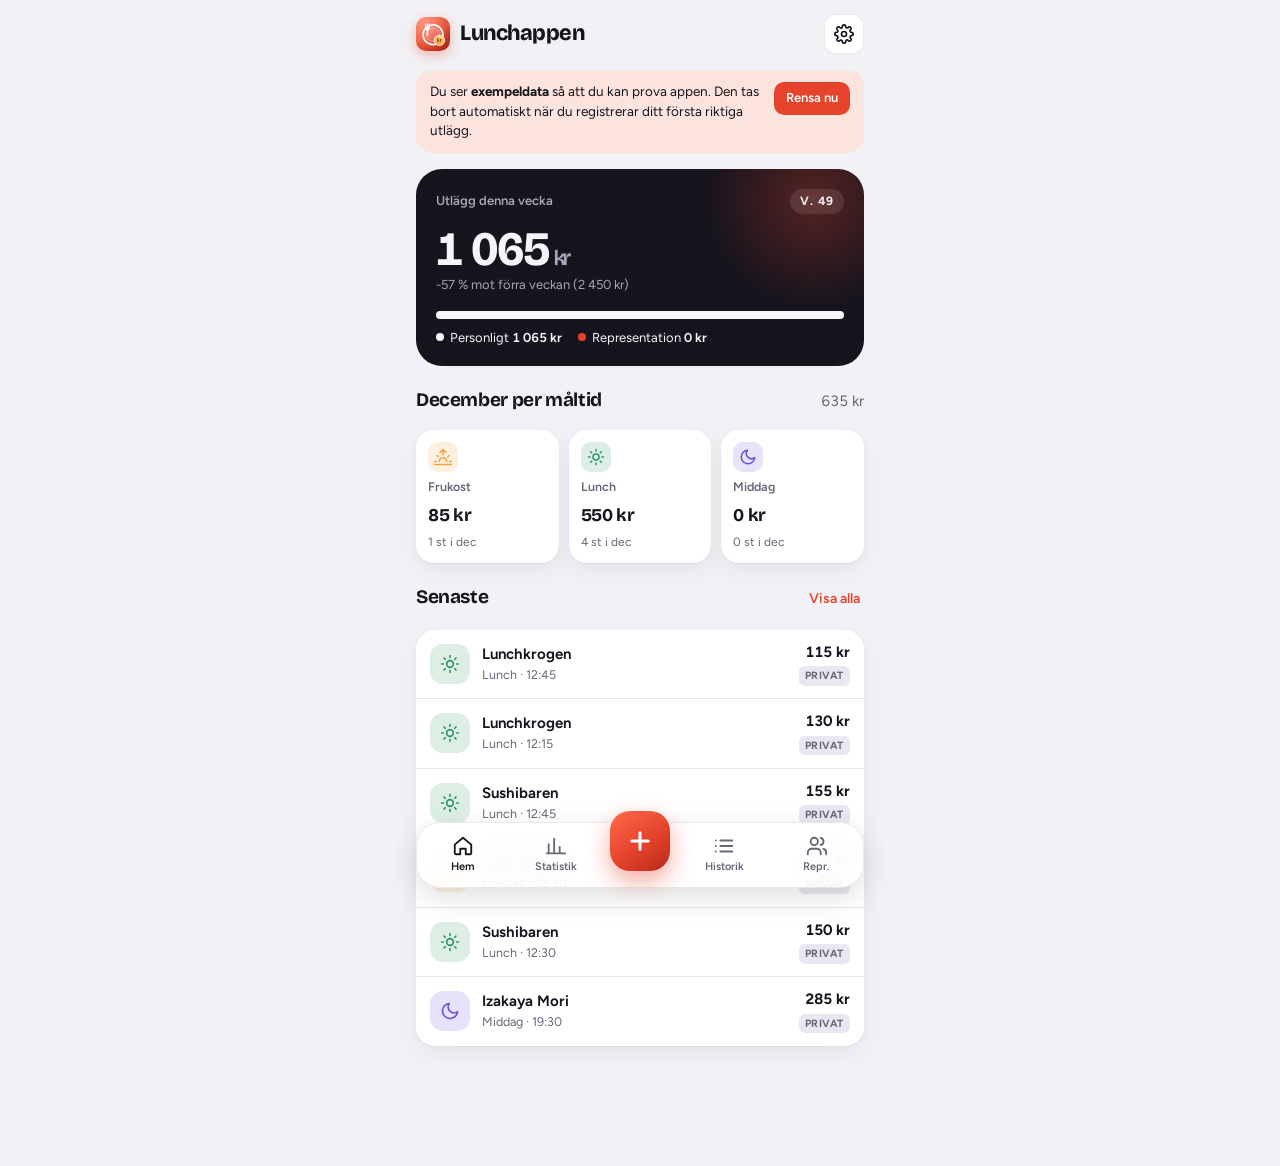
<file: index.html>
<!doctype html>
<html lang="sv">
<head>
<meta charset="utf-8">
<meta name="viewport" content="width=device-width,initial-scale=1,viewport-fit=cover">
<meta name="theme-color" content="#F2F1F5" media="(prefers-color-scheme: light)">
<meta name="theme-color" content="#0E0D13" media="(prefers-color-scheme: dark)">
<meta name="apple-mobile-web-app-capable" content="yes">
<meta name="mobile-web-app-capable" content="yes">
<meta name="apple-mobile-web-app-status-bar-style" content="default">
<meta name="apple-mobile-web-app-title" content="Lunchappen">
<meta name="description" content="Registrera frukost, lunch och middag på restaurang och följ dina utlägg.">
<link rel="manifest" href="manifest.webmanifest">
<link rel="icon" href="icon.svg" type="image/svg+xml">
<link rel="apple-touch-icon" href="apple-touch-icon.png">
<title>Lunchappen</title>
<link rel="preconnect" href="https://fonts.googleapis.com">
<link rel="preconnect" href="https://fonts.gstatic.com" crossorigin>
<link rel="stylesheet" href="https://fonts.googleapis.com/css2?family=Bricolage+Grotesque:opsz,wght@12..96,500..800&family=Figtree:wght@400;500;600;700&display=swap">
<style>
/* Layout: one-column phone app (max 480px), sticky header, fixed bottom bar with a raised add button, bottom sheets for forms. */
:root{
  --bg:#F2F1F5; --surface:#FFFFFF; --surface-2:#E9E7EF; --fg:#16141D; --muted:#696577; --line:rgba(22,20,29,.09);
  --accent:#E5432B; --accent-ink:#FFFFFF; --accent-soft:#FCE4DE;
  --hero-bg:#16141D; --hero-fg:#F6F4FA; --hero-muted:#A9A4B8;
  --personal:#3B3850; --repr:#E5432B;
  --m-frukost:#F2A23A; --m-lunch:#2E9461; --m-middag:#6A4FD6;
  --ok:#2E9461;
  --shadow:0 1px 2px rgba(22,20,29,.05),0 8px 24px rgba(22,20,29,.06);
  --f-display:"Bricolage Grotesque","Avenir Next","Segoe UI",system-ui,sans-serif;
  --f-body:"Figtree","Helvetica Neue","Segoe UI",system-ui,sans-serif;
  --r:20px;
}
@media (prefers-color-scheme: dark){ :root:not([data-theme="light"]){
  --bg:#0E0D13; --surface:#18171F; --surface-2:#23212C; --fg:#F3F1F8; --muted:#9C97AB; --line:rgba(255,255,255,.08);
  --accent:#FF5B40; --accent-ink:#FFFFFF; --accent-soft:#3A1A15;
  --hero-bg:#1E1C27; --hero-fg:#F6F4FA; --hero-muted:#A9A4B8;
  --personal:#C9C5D8; --repr:#FF5B40;
  --m-frukost:#FFB24D; --m-lunch:#3FBF7F; --m-middag:#8C74F2;
  --ok:#3FBF7F; --shadow:0 1px 2px rgba(0,0,0,.4); color-scheme:dark;
}}
:root[data-theme="dark"]{
  --bg:#0E0D13; --surface:#18171F; --surface-2:#23212C; --fg:#F3F1F8; --muted:#9C97AB; --line:rgba(255,255,255,.08);
  --accent:#FF5B40; --accent-ink:#FFFFFF; --accent-soft:#3A1A15;
  --hero-bg:#1E1C27; --hero-fg:#F6F4FA; --hero-muted:#A9A4B8;
  --personal:#C9C5D8; --repr:#FF5B40;
  --m-frukost:#FFB24D; --m-lunch:#3FBF7F; --m-middag:#8C74F2;
  --ok:#3FBF7F; --shadow:0 1px 2px rgba(0,0,0,.4); color-scheme:dark;
}
*{box-sizing:border-box}
html,body{min-height:100%}
body{background:var(--bg);color:var(--fg);font-family:var(--f-body);font-size:15px;line-height:1.45;-webkit-font-smoothing:antialiased;-webkit-tap-highlight-color:transparent}
button,input,select,textarea{font:inherit;color:inherit}
button{cursor:pointer}
:focus-visible{outline:2.5px solid var(--accent);outline-offset:2px;border-radius:8px}
.num{font-variant-numeric:tabular-nums}
.app{max-width:480px;margin:0 auto;padding-inline:16px;padding-block:0 120px}

/* header */
.top{position:sticky;top:env(safe-area-inset-top,0px);z-index:5;background:color-mix(in srgb,var(--bg) 86%,transparent);backdrop-filter:blur(14px);-webkit-backdrop-filter:blur(14px);margin-inline:-16px;padding:14px 16px 10px;display:flex;align-items:center;justify-content:space-between;gap:12px}
.brand{display:flex;align-items:center;gap:10px}
.brand img{width:34px;height:34px;border-radius:10px;box-shadow:0 4px 12px rgba(229,67,43,.35)}
.brand h1{font-family:var(--f-display);font-size:22px;font-weight:750;letter-spacing:-.02em;margin:0;font-variation-settings:"opsz" 40}
.iconbtn{width:40px;height:40px;border-radius:12px;border:1px solid var(--line);background:var(--surface);display:grid;place-items:center}
.iconbtn svg{width:20px;height:20px}

.view{display:flex;flex-direction:column;gap:16px;padding-top:6px}
.view-title{font-family:var(--f-display);font-size:30px;font-weight:750;letter-spacing:-.03em;margin:4px 0 0;text-wrap:balance}
.eyebrow{font-size:11.5px;font-weight:700;letter-spacing:.08em;text-transform:uppercase;color:var(--muted)}

/* sample banner */
.banner{display:flex;gap:12px;align-items:flex-start;background:var(--accent-soft);border-radius:16px;padding:12px 14px;font-size:13.5px}
.banner p{margin:0;flex:1}
.banner button{border:0;background:var(--accent);color:var(--accent-ink);font-weight:600;border-radius:10px;padding:7px 12px;font-size:13px;white-space:nowrap}

/* hero */
.hero{background:var(--hero-bg);color:var(--hero-fg);border-radius:26px;padding:20px 20px 18px;position:relative;overflow:hidden}
.hero::after{content:"";position:absolute;right:-60px;top:-80px;width:220px;height:220px;border-radius:50%;background:radial-gradient(circle,color-mix(in srgb,var(--accent) 55%,transparent),transparent 70%);opacity:.55;pointer-events:none}
.hero .row{display:flex;justify-content:space-between;align-items:center;position:relative;z-index:1}
.hero .lbl{color:var(--hero-muted);font-size:13px;font-weight:600}
.hero .wk{font-size:12px;font-weight:700;letter-spacing:.06em;background:rgba(255,255,255,.1);border-radius:99px;padding:4px 10px}
.hero .big{font-family:var(--f-display);font-weight:700;font-size:48px;letter-spacing:-.035em;line-height:1.05;margin:10px 0 2px;position:relative;z-index:1;font-variation-settings:"opsz" 96}
.hero .big small{font-size:22px;font-weight:600;margin-left:4px;color:var(--hero-muted)}
.hero .cmp{font-size:13px;color:var(--hero-muted);position:relative;z-index:1}
.split{display:flex;height:8px;border-radius:99px;overflow:hidden;background:rgba(255,255,255,.1);margin:16px 0 10px;position:relative;z-index:1}
.split span{display:block;height:100%}
.legend{display:flex;gap:16px;flex-wrap:wrap;font-size:13px;position:relative;z-index:1}
.legend b{font-weight:650}
.dot{display:inline-block;width:8px;height:8px;border-radius:50%;margin-right:6px;vertical-align:1px}

/* meal tiles */
.meals{display:grid;grid-template-columns:repeat(3,1fr);gap:10px}
.meal{background:var(--surface);border-radius:18px;padding:12px;box-shadow:var(--shadow);display:flex;flex-direction:column;gap:6px;min-width:0}
.meal .ic{width:30px;height:30px;border-radius:10px;display:grid;place-items:center}
.meal .ic svg{width:18px;height:18px}
.meal .n{font-size:12.5px;color:var(--muted);font-weight:600}
.meal .v{font-family:var(--f-display);font-size:18px;font-weight:700;letter-spacing:-.02em;white-space:nowrap;overflow:hidden;text-overflow:ellipsis}
.meal .c{font-size:12px;color:var(--muted)}

/* sections & list */
.sec-h{display:flex;justify-content:space-between;align-items:baseline;margin-top:4px}
.sec-h h2{font-family:var(--f-display);font-size:19px;font-weight:700;letter-spacing:-.02em;margin:0}
.link{border:0;background:none;color:var(--accent);font-weight:600;font-size:14px;padding:4px}
.list{background:var(--surface);border-radius:var(--r);box-shadow:var(--shadow);overflow:hidden}
.item{display:flex;align-items:center;gap:12px;padding:12px 14px;border:0;background:none;width:100%;text-align:left;border-top:1px solid var(--line)}
.sw{position:relative;overflow:hidden;border-top:1px solid var(--line)}
.sw:first-child{border-top:0}
.sw .item{border-top:0;background:var(--surface);position:relative;z-index:1;transition:transform .22s cubic-bezier(.2,.8,.2,1);touch-action:pan-y}
.sw.drag .item{transition:none}
.sw-del{position:absolute;top:0;right:0;bottom:0;width:96px;border:0;background:var(--accent);color:var(--accent-ink);font-weight:700;font-size:14px;display:flex;flex-direction:column;align-items:center;justify-content:center;gap:3px}
.sw-del svg{width:20px;height:20px}
.sw-del{visibility:hidden}
.sw.reveal .sw-del{visibility:visible}
.item:active{background:var(--surface-2)}
.hint{font-size:12.5px;color:var(--muted);margin:-6px 0 0}
.toast .undo{border:0;background:none;color:inherit;font-weight:800;text-decoration:underline;margin-left:10px;padding:2px 4px;pointer-events:auto}
.toast.has-undo{pointer-events:auto}
.item .ic{flex:none;width:40px;height:40px;border-radius:13px;display:grid;place-items:center}
.item .ic svg{width:20px;height:20px}
.item .mid{flex:1;min-width:0}
.item .t{display:block;font-weight:650;white-space:nowrap;overflow:hidden;text-overflow:ellipsis}
.item .s{display:block;font-size:12.5px;color:var(--muted);white-space:nowrap;overflow:hidden;text-overflow:ellipsis}
.item .amt{font-weight:700;white-space:nowrap;text-align:right}
.tag{display:inline-block;font-size:10.5px;font-weight:700;letter-spacing:.05em;text-transform:uppercase;border-radius:6px;padding:2px 6px;margin-top:3px}
.tag.repr{background:var(--accent-soft);color:var(--accent)}
.tag.pers{background:var(--surface-2);color:var(--muted)}
.empty{padding:28px 18px;text-align:center;color:var(--muted)}
.empty strong{display:block;color:var(--fg);font-size:16px;margin-bottom:4px}
.dayhead{display:flex;justify-content:space-between;padding:14px 4px 6px;font-size:13px;font-weight:650;color:var(--muted)}

/* stats */
.seg{display:grid;grid-template-columns:repeat(3,1fr);background:var(--surface-2);border-radius:14px;padding:4px;gap:4px}
.seg button{border:0;background:none;border-radius:10px;padding:9px 6px;font-weight:600;color:var(--muted)}
.seg button[aria-pressed="true"]{background:var(--surface);color:var(--fg);box-shadow:var(--shadow)}
.pnav{display:flex;align-items:center;justify-content:space-between;gap:8px}
.pnav .lab{text-align:center;flex:1;min-width:0}
.pnav .lab b{display:block;font-family:var(--f-display);font-size:18px;font-weight:700;letter-spacing:-.02em}
.pnav .lab span{font-size:13px;color:var(--muted)}
.card{background:var(--surface);border-radius:var(--r);box-shadow:var(--shadow);padding:16px}
.kpis{display:grid;grid-template-columns:1fr 1fr;gap:14px 12px}
.kpi .k{font-size:12.5px;color:var(--muted);font-weight:600}
.kpi .v{font-family:var(--f-display);font-size:22px;font-weight:700;letter-spacing:-.02em}
.kpi.main{grid-column:1/-1}
.kpi.main .v{font-size:38px;letter-spacing:-.035em}
.delta{font-size:12.5px;font-weight:650;border-radius:99px;padding:2px 8px;margin-left:6px;vertical-align:6px;background:var(--surface-2);color:var(--muted)}
.chart svg{display:block;width:100%;height:auto;overflow:visible}
.chart .gl{stroke:var(--line);stroke-width:1}
.chart text{fill:var(--muted);font-size:10px;font-family:var(--f-body)}
.chart .hl{fill:var(--fg);font-weight:700}
.rows{display:flex;flex-direction:column;gap:12px}
.brow .top2{display:flex;justify-content:space-between;font-size:14px;gap:8px}
.brow .top2 span:first-child{min-width:0;overflow:hidden;text-overflow:ellipsis;white-space:nowrap}
.brow .bar{height:8px;border-radius:99px;background:var(--surface-2);margin-top:6px;overflow:hidden}
.brow .bar i{display:block;height:100%;border-radius:99px}
.muted{color:var(--muted)}

/* filters */
.chips{display:flex;gap:8px;overflow-x:auto;padding-bottom:2px;scrollbar-width:none}
.chip{border:1px solid var(--line);background:var(--surface);border-radius:99px;padding:7px 14px;font-weight:600;font-size:13.5px;white-space:nowrap}
.chip[aria-pressed="true"]{background:var(--fg);color:var(--bg);border-color:var(--fg)}
.search{width:100%;border:1px solid var(--line);background:var(--surface);border-radius:14px;padding:11px 14px;font-size:16px}

/* bottom bar */
.tabbar{position:fixed;left:0;right:0;bottom:0;z-index:10;padding:0 16px calc(12px + env(safe-area-inset-bottom,0px));pointer-events:none}
.tabbar nav{pointer-events:auto;max-width:448px;margin:0 auto;display:grid;grid-template-columns:1fr 1fr 76px 1fr 1fr;align-items:center;background:color-mix(in srgb,var(--surface) 88%,transparent);backdrop-filter:blur(18px);-webkit-backdrop-filter:blur(18px);border:1px solid var(--line);border-radius:24px;height:66px;box-shadow:0 10px 30px rgba(0,0,0,.12)}
.tab{border:0;background:none;display:flex;flex-direction:column;align-items:center;gap:2px;font-size:11px;font-weight:600;color:var(--muted);padding:6px 0}
.tab svg{width:22px;height:22px}
.tab[aria-current="page"]{color:var(--fg)}
.fab{justify-self:center;width:60px;height:60px;border-radius:20px;border:0;background:linear-gradient(145deg,#FF6A4A,var(--accent) 55%,#B62B18);color:#fff;display:grid;place-items:center;box-shadow:0 10px 24px rgba(229,67,43,.45);transform:translateY(-14px);transition:transform .15s}
.fab:active{transform:translateY(-14px) scale(.94)}
.fab svg{width:28px;height:28px}

/* sheet */
.scrim{position:fixed;inset:0;background:rgba(10,8,16,.45);z-index:20;opacity:0;transition:opacity .2s}
.scrim.on{opacity:1}
.sheet{position:fixed;left:0;right:0;bottom:0;z-index:21;max-width:520px;margin:0 auto;background:var(--bg);border-radius:28px 28px 0 0;max-height:92%;overflow-y:auto;padding:8px 16px calc(20px + env(safe-area-inset-bottom,0px));transform:translateY(105%);transition:transform .28s cubic-bezier(.2,.8,.2,1)}
.sheet.on{transform:none}
.grab{width:40px;height:5px;border-radius:9px;background:var(--surface-2);margin:4px auto 10px}
.sheet h3{font-family:var(--f-display);font-size:22px;font-weight:700;letter-spacing:-.02em;margin:0}
.sh-head{display:flex;justify-content:space-between;align-items:center;margin-bottom:12px}
.form{display:flex;flex-direction:column;gap:14px}
.amount{background:var(--surface);border-radius:22px;padding:16px;display:flex;align-items:baseline;justify-content:center;gap:6px;box-shadow:var(--shadow)}
.amount input{border:0;background:none;outline:none;font-family:var(--f-display);font-weight:700;font-size:52px;letter-spacing:-.035em;width:100%;max-width:240px;text-align:right;font-variant-numeric:tabular-nums;padding:0}
.amount input::placeholder{color:var(--surface-2)}
.field .amount input{border:0;background:none;padding:0;border-radius:0}
.amount span{font-family:var(--f-display);font-size:24px;font-weight:600;color:var(--muted)}
.amount:focus-within{outline:2.5px solid var(--accent);outline-offset:2px}
.mealpick{display:grid;grid-template-columns:repeat(3,1fr);gap:8px}
.mealpick button{border:1.5px solid var(--line);background:var(--surface);border-radius:16px;padding:12px 6px;display:flex;flex-direction:column;align-items:center;gap:6px;font-weight:650}
.mealpick button svg{width:22px;height:22px}
.mealpick button[aria-pressed="true"]{border-color:var(--mc);background:color-mix(in srgb,var(--mc) 14%,var(--surface))}
.field{display:flex;flex-direction:column;gap:6px}
.field label{font-size:13px;font-weight:650;color:var(--muted)}
.field input,.field textarea,.field select{font-size:16px;border:1px solid var(--line);background:var(--surface);border-radius:14px;padding:12px 14px;width:100%;min-width:0}
.field textarea{resize:vertical;min-height:64px}
.two{display:grid;grid-template-columns:1fr 1fr;gap:10px}
.quick{display:flex;gap:6px;flex-wrap:wrap}
.quick button{border:0;background:var(--surface-2);border-radius:99px;padding:5px 11px;font-size:13px;font-weight:600}
.near{display:flex;flex-direction:column;gap:8px}
.near-st{display:flex;align-items:center;gap:8px;font-size:13px;color:var(--muted)}
.near-st svg{width:16px;height:16px;flex:none;color:var(--accent)}
.near-st.busy svg{animation:pulse 1.1s ease-in-out infinite}
@keyframes pulse{50%{opacity:.35}}
.quick button.nb{background:var(--surface);border:1px solid var(--line)}
.quick button.nb small{color:var(--muted);font-weight:500;margin-left:4px}
.quick button.nb[aria-pressed="true"]{border-color:var(--accent);background:var(--accent-soft)}
.lblrow{display:flex;justify-content:space-between;align-items:center;gap:8px}
.lblrow .link{font-size:13px;padding:0;display:inline-flex;align-items:center;gap:4px}
.lblrow .link svg{width:14px;height:14px}
.sublbl{font-size:11.5px;font-weight:700;letter-spacing:.06em;text-transform:uppercase;color:var(--muted)}
.switch{display:flex;align-items:center;gap:12px;background:var(--surface);border-radius:18px;padding:14px;border:1.5px solid transparent}
.switch.on{border-color:var(--accent);background:color-mix(in srgb,var(--accent) 7%,var(--surface))}
.switch .txt{flex:1}
.switch .txt b{display:block}
.switch .txt span{font-size:12.5px;color:var(--muted)}
.tgl{position:relative;width:52px;height:32px;flex:none}
.tgl input{position:absolute;inset:0;opacity:0;margin:0;cursor:pointer;z-index:1}
.tgl i{position:absolute;inset:0;border-radius:99px;background:var(--surface-2);transition:background .2s}
.tgl i::after{content:"";position:absolute;top:3px;left:3px;width:26px;height:26px;border-radius:50%;background:#fff;box-shadow:0 2px 6px rgba(0,0,0,.2);transition:transform .2s}
.tgl input:checked+i{background:var(--accent)}
.tgl input:checked+i::after{transform:translateX(20px)}
.tgl input:focus-visible+i{outline:2.5px solid var(--accent);outline-offset:2px}
.repr-fields{display:flex;flex-direction:column;gap:12px}
.btn{border:0;border-radius:16px;padding:15px;font-weight:700;font-size:16px;width:100%}
.btn.primary{background:var(--fg);color:var(--bg)}
.btn.ghost{background:var(--surface);color:var(--fg);border:1px solid var(--line)}
.btn.danger{background:none;color:var(--accent);font-weight:650}
.btn.danger.armed{background:var(--accent);color:var(--accent-ink)}
.err{color:var(--accent);font-size:13px;font-weight:600;margin:-6px 0 0;text-align:center}
.setlist{display:flex;flex-direction:column;gap:10px}
.setlist .card p{margin:4px 0 0;font-size:13px;color:var(--muted)}
.howto{font-size:13.5px;margin:0;padding-left:18px;color:var(--muted)}
.howto li{margin:3px 0}
.howto b{color:var(--fg)}

.toast{position:fixed;left:50%;bottom:calc(100px + env(safe-area-inset-bottom,0px));transform:translate(-50%,20px);background:var(--fg);color:var(--bg);padding:11px 16px;border-radius:14px;font-weight:600;font-size:14px;z-index:30;opacity:0;transition:all .25s;pointer-events:none;max-width:calc(100% - 32px);text-align:center}
.toast.on{opacity:1;transform:translate(-50%,0)}
.toast.warn{background:var(--accent);color:var(--accent-ink);display:flex;gap:10px;align-items:flex-start;text-align:left;padding:13px 16px;width:max-content}
.toast.warn svg{width:20px;height:20px;flex:none;margin-top:1px}
.bstat .row2{display:flex;justify-content:space-between;align-items:baseline;gap:8px;flex-wrap:wrap}
.bstat .big{font-family:var(--f-display);font-size:34px;font-weight:700;letter-spacing:-.03em}
.bstat .of{color:var(--muted);font-weight:600}
.pbar{height:12px;border-radius:99px;background:var(--surface-2);overflow:hidden;margin:12px 0 8px;position:relative}
.pbar i{display:block;height:100%;border-radius:99px;background:var(--ok);transition:width .3s}
.pbar.near i{background:var(--m-frukost)}
.pbar.over i{background:var(--accent)}
.bnote{font-size:13.5px;font-weight:650}
.bnote.over{color:var(--accent)}
.whist{display:flex;flex-direction:column;gap:10px}
.wrow{display:grid;grid-template-columns:44px 1fr auto;gap:10px;align-items:center;font-size:13.5px}
.wrow .bar{height:8px;border-radius:99px;background:var(--surface-2);overflow:hidden;position:relative}
.wrow .bar i{display:block;height:100%;background:var(--personal);border-radius:99px}
.wrow.over .bar i{background:var(--accent)}
.wrow .bar b{position:absolute;top:-3px;bottom:-3px;width:2px;background:var(--fg);opacity:.55}
.wrow.over .amt{color:var(--accent);font-weight:700}
.navrow{display:flex;align-items:center;gap:12px;width:100%;text-align:left;border:0;background:var(--surface);border-radius:var(--r);box-shadow:var(--shadow);padding:16px}
.navrow .mid{flex:1;min-width:0}
.navrow .mid span{display:block;font-size:13px;color:var(--muted)}
.navrow>svg{width:18px;height:18px;color:var(--muted)}

@media (prefers-reduced-motion: reduce){*{transition:none!important;animation:none!important}}
</style>

<style>html{color-scheme:light dark}body{margin:0;padding-top:env(safe-area-inset-top,0px)}[hidden]{display:none!important}img{max-width:100%}</style>
<script>window.LUNCHAPPEN_PWA=true;try{var t=localStorage.getItem('lunchappen.theme');if(t==='light'||t==='dark')document.documentElement.setAttribute('data-theme',t)}catch(e){}</script>
</head>
<body>
<div class="app">
  <header class="top">
    <div class="brand"><img id="logo" alt=""><h1>Lunchappen</h1></div>
    <button class="iconbtn" id="btn-settings" aria-label="Inställningar">
      <svg viewBox="0 0 24 24" fill="none" stroke="currentColor" stroke-width="2" stroke-linecap="round"><circle cx="12" cy="12" r="3"/><path d="M19.4 15a1.7 1.7 0 0 0 .3 1.8l.1.1a2 2 0 1 1-2.8 2.8l-.1-.1a1.7 1.7 0 0 0-1.8-.3 1.7 1.7 0 0 0-1 1.5V21a2 2 0 1 1-4 0v-.1a1.7 1.7 0 0 0-1.1-1.5 1.7 1.7 0 0 0-1.8.3l-.1.1a2 2 0 1 1-2.8-2.8l.1-.1a1.7 1.7 0 0 0 .3-1.8 1.7 1.7 0 0 0-1.5-1H3a2 2 0 1 1 0-4h.1a1.7 1.7 0 0 0 1.5-1.1 1.7 1.7 0 0 0-.3-1.8l-.1-.1a2 2 0 1 1 2.8-2.8l.1.1a1.7 1.7 0 0 0 1.8.3H9a1.7 1.7 0 0 0 1-1.5V3a2 2 0 1 1 4 0v.1a1.7 1.7 0 0 0 1 1.5 1.7 1.7 0 0 0 1.8-.3l.1-.1a2 2 0 1 1 2.8 2.8l-.1.1a1.7 1.7 0 0 0-.3 1.8V9a1.7 1.7 0 0 0 1.5 1H21a2 2 0 1 1 0 4h-.1a1.7 1.7 0 0 0-1.5 1z"/></svg>
    </button>
  </header>
  <main id="view" class="view"></main>
</div>

<div class="tabbar"><nav aria-label="Huvudmeny">
  <button class="tab" data-tab="home"><svg viewBox="0 0 24 24" fill="none" stroke="currentColor" stroke-width="2" stroke-linecap="round" stroke-linejoin="round"><path d="M3 10.5 12 3l9 7.5V20a1 1 0 0 1-1 1h-5v-6h-6v6H4a1 1 0 0 1-1-1z"/></svg>Hem</button>
  <button class="tab" data-tab="stats"><svg viewBox="0 0 24 24" fill="none" stroke="currentColor" stroke-width="2" stroke-linecap="round"><path d="M4 20V10M10 20V4M16 20v-7M22 20H2"/></svg>Statistik</button>
  <button class="fab" id="btn-add" aria-label="Registrera utlägg"><svg viewBox="0 0 24 24" fill="none" stroke="currentColor" stroke-width="2.6" stroke-linecap="round"><path d="M12 5v14M5 12h14"/></svg></button>
  <button class="tab" data-tab="history"><svg viewBox="0 0 24 24" fill="none" stroke="currentColor" stroke-width="2" stroke-linecap="round"><path d="M8 6h13M8 12h13M8 18h13M3 6h.01M3 12h.01M3 18h.01"/></svg>Historik</button>
  <button class="tab" data-tab="repr"><svg viewBox="0 0 24 24" fill="none" stroke="currentColor" stroke-width="2" stroke-linecap="round" stroke-linejoin="round"><path d="M16 21v-2a4 4 0 0 0-4-4H6a4 4 0 0 0-4 4v2"/><circle cx="9" cy="7" r="4"/><path d="M22 21v-2a4 4 0 0 0-3-3.9M16 3.1a4 4 0 0 1 0 7.8"/></svg>Repr.</button>
</nav></div>

<div class="scrim" id="scrim" hidden></div>
<section class="sheet" id="sheet" role="dialog" aria-modal="true" aria-labelledby="sheet-title" hidden></section>
<div class="toast" id="toast" role="status" aria-live="polite"></div>

<script>
(function(){
'use strict';
const LS_KEY='lunchappen.v1';
const MEALS={
  frukost:{n:'Frukost',c:'var(--m-frukost)',ic:'<svg viewBox="0 0 24 24" fill="none" stroke="currentColor" stroke-width="2" stroke-linecap="round"><path d="M17 18a5 5 0 0 0-10 0M12 2v7M4.2 10.2l1.4 1.4M1 18h2M21 18h2M18.4 11.6l1.4-1.4M23 22H1M8 6l4-4 4 4"/></svg>'},
  lunch:{n:'Lunch',c:'var(--m-lunch)',ic:'<svg viewBox="0 0 24 24" fill="none" stroke="currentColor" stroke-width="2" stroke-linecap="round"><circle cx="12" cy="12" r="4"/><path d="M12 2v2M12 20v2M4.9 4.9l1.4 1.4M17.7 17.7l1.4 1.4M2 12h2M20 12h2M6.3 17.7l-1.4 1.4M19.1 4.9l-1.4 1.4"/></svg>'},
  middag:{n:'Middag',c:'var(--m-middag)',ic:'<svg viewBox="0 0 24 24" fill="none" stroke="currentColor" stroke-width="2" stroke-linecap="round" stroke-linejoin="round"><path d="M21 12.8A9 9 0 1 1 11.2 3a7 7 0 0 0 9.8 9.8z"/></svg>'}
};
const MONTHS=['januari','februari','mars','april','maj','juni','juli','augusti','september','oktober','november','december'];
const MON_SHORT=['jan','feb','mar','apr','maj','jun','jul','aug','sep','okt','nov','dec'];
const DAYS_SHORT=['mån','tis','ons','tors','fre','lör','sön'];
const DAYS_LONG=['måndag','tisdag','onsdag','torsdag','fredag','lördag','söndag'];

let state={entries:[],settings:{currency:'SEK'},sampleMode:false};
let ui={tab:'home',mode:'week',anchor:new Date(),filter:'all',q:''};

/* ---------- storage ---------- */
function load(){
  let raw=null;
  try{raw=localStorage.getItem(LS_KEY)}catch(e){}
  if(raw){try{const s=JSON.parse(raw);if(s&&Array.isArray(s.entries)){state=Object.assign(state,s);return}}catch(e){}}
  state.entries=makeSamples();state.sampleMode=true;
}
function save(){try{localStorage.setItem(LS_KEY,JSON.stringify(state))}catch(e){}}

/* ---------- helpers ---------- */
const $=s=>document.querySelector(s);
const esc=s=>String(s==null?'':s).replace(/[&<>"']/g,c=>({'&':'&amp;','<':'&lt;','>':'&gt;','"':'&quot;',"'":'&#39;'}[c]));
const pad=n=>String(n).padStart(2,'0');
const uid=()=>Date.now().toString(36)+Math.random().toString(36).slice(2,7);
function fmt(ore,opts){
  const cur=state.settings.currency||'SEK';
  const v=ore/100;
  const dec=(opts&&opts.dec)?2:(Number.isInteger(v)?0:2);
  try{return new Intl.NumberFormat('sv-SE',{style:'currency',currency:cur,minimumFractionDigits:dec,maximumFractionDigits:dec}).format(v)}catch(e){return v.toFixed(dec)+' '+cur}
}
function fmtNum(ore){return new Intl.NumberFormat('sv-SE',{maximumFractionDigits:0}).format(Math.round(ore/100))}
function curSym(){const c=state.settings.currency||'SEK';return ({SEK:'kr',NOK:'kr',DKK:'kr',EUR:'€',USD:'$',GBP:'£'})[c]||c}
function parseAmount(s){
  s=String(s||'').replace(/\s/g,'').replace(/kr/i,'').replace(',', '.');
  if(!/^\d+(\.\d{0,2})?$/.test(s))return NaN;
  return Math.round(parseFloat(s)*100);
}
function toLocalStr(d){return d.getFullYear()+'-'+pad(d.getMonth()+1)+'-'+pad(d.getDate())+'T'+pad(d.getHours())+':'+pad(d.getMinutes())}
function parseLocal(s){const m=/^(\d{4})-(\d{2})-(\d{2})T(\d{2}):(\d{2})/.exec(s||'');return m?new Date(+m[1],m[2]-1,+m[3],+m[4],+m[5]):new Date(NaN)}
function startOfDay(d){return new Date(d.getFullYear(),d.getMonth(),d.getDate())}
function addDays(d,n){const x=new Date(d);x.setDate(x.getDate()+n);return x}
function mondayOf(d){const x=startOfDay(d);const wd=(x.getDay()+6)%7;return addDays(x,-wd)}
function isoWeek(d){
  const t=new Date(Date.UTC(d.getFullYear(),d.getMonth(),d.getDate()));
  const day=t.getUTCDay()||7;t.setUTCDate(t.getUTCDate()+4-day);
  const y=t.getUTCFullYear();const y0=new Date(Date.UTC(y,0,1));
  return {week:Math.ceil(((t-y0)/864e5+1)/7),year:y};
}
function sameDay(a,b){return a.getFullYear()===b.getFullYear()&&a.getMonth()===b.getMonth()&&a.getDate()===b.getDate()}
function mealFor(d){const h=d.getHours()+d.getMinutes()/60;return h<10.5?'frukost':h<15.5?'lunch':'middag'}
function dayLabel(d){
  const today=startOfDay(new Date());const dd=startOfDay(d);
  const diff=Math.round((today-dd)/864e5);
  if(diff===0)return 'Idag';if(diff===1)return 'Igår';
  const s=DAYS_LONG[(d.getDay()+6)%7]+' '+d.getDate()+' '+MONTHS[d.getMonth()];
  return s.charAt(0).toUpperCase()+s.slice(1)+(d.getFullYear()!==today.getFullYear()?' '+d.getFullYear():'');
}

/* ---------- periods ---------- */
function range(mode,anchor){
  const a=new Date(anchor);
  if(mode==='week'){
    const start=mondayOf(a),end=addDays(start,7),w=isoWeek(start),last=addDays(start,6);
    const sub=start.getMonth()===last.getMonth()?start.getDate()+'–'+last.getDate()+' '+MON_SHORT[last.getMonth()]:start.getDate()+' '+MON_SHORT[start.getMonth()]+' – '+last.getDate()+' '+MON_SHORT[last.getMonth()];
    return {start,end,title:'Vecka '+w.week,sub:sub+' '+last.getFullYear(),
      buckets:DAYS_SHORT.map((l,i)=>({l:l,s:addDays(start,i),e:addDays(start,i+1)}))};
  }
  if(mode==='month'){
    const start=new Date(a.getFullYear(),a.getMonth(),1),end=new Date(a.getFullYear(),a.getMonth()+1,1);
    const n=Math.round((end-start)/864e5),b=[];
    for(let i=0;i<n;i++){const s=addDays(start,i);b.push({l:(i===0||(i+1)%5===0)?String(i+1):'',s:s,e:addDays(start,i+1)})}
    const t=MONTHS[a.getMonth()];
    return {start,end,title:t.charAt(0).toUpperCase()+t.slice(1),sub:String(a.getFullYear()),buckets:b};
  }
  const start=new Date(a.getFullYear(),0,1),end=new Date(a.getFullYear()+1,0,1);
  return {start,end,title:String(a.getFullYear()),sub:'Hela året',
    buckets:MON_SHORT.map((l,i)=>({l:l.charAt(0).toUpperCase(),s:new Date(a.getFullYear(),i,1),e:new Date(a.getFullYear(),i+1,1)}))};
}
function shift(mode,anchor,dir){
  const a=new Date(anchor);
  if(mode==='week')return addDays(a,7*dir);
  if(mode==='month')return new Date(a.getFullYear(),a.getMonth()+dir,1);
  return new Date(a.getFullYear()+dir,0,1);
}
function inRange(r){return state.entries.filter(e=>{const d=parseLocal(e.date);return d>=r.start&&d<r.end})}
function sum(list,pred){return list.reduce((t,e)=>t+(!pred||pred(e)?e.amount:0),0)}

/* ---------- samples ---------- */
function makeSamples(){
  let seed=42;const rnd=()=>(seed=(seed*16807)%2147483647)/2147483647;
  const pick=a=>a[Math.floor(rnd()*a.length)];
  const lunchP=['Lunchkrogen','Bistro Nord','Thai Garden','Sushibaren','Café Linnea','Pizzeria Napoli','Tre Bröder'];
  const dinnerP=['Hamnkrogen','Brasserie Ljus','Trattoria Sole','Bistro Nord','Izakaya Mori'];
  const bfP=['Café Linnea','Bageriet','Espressobaren'];
  const clients=['Nordvik AB – Anna Berg, Johan Ek','Kvarn & Co – Sara Lind','Holm Konsult – Peter Holm, Lisa Ny','Bergström Bygg – Erik Bergström'];
  const out=[];const today=startOfDay(new Date());
  for(let i=75;i>=0;i--){
    const d=addDays(today,-i);const wd=(d.getDay()+6)%7;
    const mk=(meal,h,place,min,max,repr)=>{
      const dt=new Date(d);dt.setHours(h,Math.floor(rnd()*4)*15);
      if(dt>new Date())return;
      const amt=Math.round((min+rnd()*(max-min))/5)*500;
      const e={id:uid()+i+meal,amount:amt,meal:meal,type:repr?'representation':'personlig',place:place,date:toLocalStr(dt),note:'',sample:true};
      if(repr){e.guests=pick(clients);e.purpose=pick(['Kundmöte','Uppföljning av offert','Projektstart','Avtalsförhandling'])}
      out.push(e);
    };
    if(rnd()<.22)mk('frukost',8,pick(bfP),45,98,false);
    if(wd<5&&rnd()<.82){const r=rnd()<.12;mk('lunch',12,pick(lunchP),109,r?420:169,r)}
    if(rnd()<(wd>=4?.45:.2)){const r=wd<5&&rnd()<.3;mk('middag',19,pick(dinnerP),210,r?1450:560,r)}
  }
  return out;
}

/* ---------- render: shared ---------- */
function mealIcon(m,size){const M=MEALS[m];return '<span class="ic" style="background:color-mix(in srgb,'+M.c+' 16%,transparent);color:'+M.c+'">'+M.ic+'</span>'}
function itemHTML(e){
  const d=parseLocal(e.date);const M=MEALS[e.meal]||MEALS.lunch;
  const sub=[M.n,pad(d.getHours())+':'+pad(d.getMinutes()),e.type==='representation'&&e.guests?e.guests:''].filter(Boolean).join(' · ');
  return '<div class="sw"><button class="sw-del" data-del="'+esc(e.id)+'" tabindex="-1">'+TRASH+'Radera</button><button class="item" data-edit="'+esc(e.id)+'">'+mealIcon(e.meal)+
    '<span class="mid"><span class="t">'+esc(e.place||'Restaurang')+'</span><span class="s">'+esc(sub)+'</span></span>'+
    '<span class="amt num">'+fmt(e.amount)+'<br><span class="tag '+(e.type==='representation'?'repr">Repr':'pers">Privat')+'</span></span></button></div>';
}
const TRASH='<svg viewBox="0 0 24 24" fill="none" stroke="currentColor" stroke-width="2.2" stroke-linecap="round" stroke-linejoin="round"><path d="M3 6h18M8 6V4h8v2M19 6l-1 14H6L5 6M10 11v6M14 11v6"/></svg>';

/* swipe left on a list row to reveal Radera */
const SW_W=96;let swOpen=null,swDrag=null;
function swSet(row,x){row.querySelector('.item').style.transform=x?'translateX('+x+'px)':'';clearTimeout(row._swT);if(x)row.classList.add('reveal');else row._swT=setTimeout(()=>row.classList.remove('reveal'),240)}
function swClose(){if(swOpen){swSet(swOpen,0);swOpen=null}}
document.addEventListener('pointerdown',ev=>{
  const row=ev.target.closest('.sw');
  if(swOpen&&swOpen!==row)swClose();
  if(!row||ev.target.closest('.sw-del')||ev.pointerType==='mouse'&&ev.button!==0)return;
  swDrag={row:row,x0:ev.clientX,y0:ev.clientY,base:swOpen===row?-SW_W:0,dx:0,on:false,moved:false};
});
document.addEventListener('pointermove',ev=>{
  const d=swDrag;if(!d)return;
  const dx=ev.clientX-d.x0,dy=ev.clientY-d.y0;
  if(!d.on){if(Math.abs(dx)<8&&Math.abs(dy)<8)return;if(Math.abs(dy)>Math.abs(dx)){swDrag=null;return}d.on=true;d.row.classList.add('drag')}
  d.moved=true;d.dx=Math.max(-SW_W*1.4,Math.min(0,d.base+dx));swSet(d.row,d.dx);
});
function swEnd(){
  const d=swDrag;swDrag=null;if(!d||!d.on)return;
  d.row.classList.remove('drag');
  if(d.dx<-SW_W/2){swSet(d.row,-SW_W);swOpen=d.row}else{swSet(d.row,0);if(swOpen===d.row)swOpen=null}
  d.row.dataset.swiped='1';setTimeout(()=>{delete d.row.dataset.swiped},50);
}
document.addEventListener('pointerup',swEnd);document.addEventListener('pointercancel',swEnd);
function deleteEntry(id){
  const i=state.entries.findIndex(e=>e.id===id);if(i<0)return;
  const removed=state.entries.splice(i,1)[0];swOpen=null;save();render();
  toast('Utlägget är raderat',false,()=>{state.entries.splice(Math.min(i,state.entries.length),0,removed);save();render();toast('Utlägget är tillbaka')});
}
function sorted(list){return list.slice().sort((a,b)=>a.date<b.date?1:a.date>b.date?-1:0)}
function bannerHTML(){
  return state.sampleMode?'<div class="banner"><p>Du ser <b>exempeldata</b> så att du kan prova appen. Den tas bort automatiskt när du registrerar ditt första riktiga utlägg.</p><button data-act="clear-samples">Rensa nu</button></div>':'';
}

/* ---------- home ---------- */
function renderHome(){
  const now=new Date();const r=range('week',now);const list=inRange(r);
  const prev=inRange(range('week',addDays(now,-7)));
  const total=sum(list),pers=sum(list,e=>e.type!=='representation'),repr=total-pers;
  const prevTotal=sum(prev);
  const mr=range('month',now);const mlist=inRange(mr);
  const pct=total?Math.round(pers/total*100):0;
  let cmp='Inga utlägg förra veckan';
  if(prevTotal){const d=Math.round((total-prevTotal)/prevTotal*100);cmp=(d>0?'+':'')+d+' % mot förra veckan ('+fmt(prevTotal)+')'}
  const w=isoWeek(now);
  const tiles=Object.keys(MEALS).map(k=>{
    const l=mlist.filter(e=>e.meal===k);
    return '<div class="meal">'+mealIcon(k).replace('class="ic"','class="ic"')+'<span class="n">'+MEALS[k].n+'</span><span class="v num">'+fmt(sum(l))+'</span><span class="c">'+l.length+' st i '+MON_SHORT[now.getMonth()]+'</span></div>';
  }).join('');
  const recent=sorted(state.entries).slice(0,6);
  $('#view').innerHTML=bannerHTML()+
   '<section class="hero" aria-label="Den här veckan">'+
     '<div class="row"><span class="lbl">Utlägg denna vecka</span><span class="wk">V. '+w.week+'</span></div>'+
     '<div class="big num">'+fmtNum(total)+'<small>'+esc(curSym())+'</small></div>'+
     '<div class="cmp">'+esc(cmp)+'</div>'+
     '<div class="split" role="img" aria-label="'+pct+' procent personligt"><span style="width:'+(total?pers/total*100:0)+'%;background:var(--hero-fg)"></span><span style="width:'+(total?repr/total*100:0)+'%;background:var(--repr)"></span></div>'+
     '<div class="legend"><span><i class="dot" style="background:var(--hero-fg)"></i>Personligt <b class="num">'+fmt(pers)+'</b></span><span><i class="dot" style="background:var(--repr)"></i>Representation <b class="num">'+fmt(repr)+'</b></span></div>'+
   '</section>'+
   '<div class="sec-h"><h2>'+MONTHS[now.getMonth()].replace(/^./,c=>c.toUpperCase())+' per måltid</h2><span class="muted num">'+fmt(sum(mlist))+'</span></div>'+
   '<div class="meals">'+tiles+'</div>'+
   '<div class="sec-h"><h2>Senaste</h2><button class="link" data-go="history">Visa alla</button></div>'+
   '<div class="list">'+(recent.length?recent.map(itemHTML).join(''):'<div class="empty"><strong>Inga utlägg än</strong>Tryck på plus för att registrera din första måltid.</div>')+'</div>';
}

/* ---------- stats ---------- */
function chartSVG(r){
  const W=340,H=170,top=10,bottom=22,left=4,right=40;
  const ch=H-top-bottom,cw=W-left-right;
  const data=r.buckets.map(b=>{const l=state.entries.filter(e=>{const d=parseLocal(e.date);return d>=b.s&&d<b.e});return {l:b.l,p:sum(l,e=>e.type!=='representation'),x:sum(l,e=>e.type==='representation'),now:new Date()>=b.s&&new Date()<b.e}});
  const max=Math.max(1,...data.map(d=>d.p+d.x));
  const stepRaw=max/100/3;const mag=Math.pow(10,Math.floor(Math.log10(Math.max(stepRaw,1))));
  const step=[1,2,2.5,5,10].map(m=>m*mag).find(s=>s>=stepRaw)*100;
  const ymax=step*3;
  const y=v=>top+ch-(v/ymax)*ch;
  const n=data.length,slot=cw/n,bw=Math.max(3,Math.min(26,slot*.62));
  let g='';
  for(let i=0;i<=3;i++){const v=step*i;g+='<line class="gl" x1="'+left+'" x2="'+(W-right+4)+'" y1="'+y(v)+'" y2="'+y(v)+'"/><text x="'+(W-right+8)+'" y="'+(y(v)+3.5)+'">'+fmtNum(v)+'</text>'}
  let bars='';
  data.forEach((d,i)=>{
    const cx=left+slot*i+slot/2,x=cx-bw/2,rad=Math.min(5,bw/2);
    const hp=(d.p/ymax)*ch,hx=(d.x/ymax)*ch;
    if(d.p+d.x>0){
      const tot=hp+hx,yt=top+ch-tot;
      bars+='<clipPath id="cp'+i+'"><rect x="'+x+'" y="'+yt+'" width="'+bw+'" height="'+(tot+rad)+'" rx="'+rad+'"/></clipPath>'+
        '<g clip-path="url(#cp'+i+')"><rect x="'+x+'" y="'+(top+ch-hp)+'" width="'+bw+'" height="'+hp+'" fill="var(--personal)"/>'+
        '<rect x="'+x+'" y="'+yt+'" width="'+bw+'" height="'+hx+'" fill="var(--repr)"/></g>';
    }else{
      bars+='<rect x="'+x+'" y="'+(top+ch-2)+'" width="'+bw+'" height="2" rx="1" fill="var(--surface-2)"/>';
    }
    if(d.l)bars+='<text x="'+cx+'" y="'+(H-6)+'" text-anchor="middle"'+(d.now?' class="hl"':'')+'>'+d.l+'</text>';
  });
  return '<svg viewBox="0 0 '+W+' '+H+'" role="img" aria-label="Utlägg per period">'+g+bars+'</svg>';
}
function renderStats(){
  const r=range(ui.mode,ui.anchor);const list=inRange(r);
  const prevR=range(ui.mode,shift(ui.mode,ui.anchor,-1));const prevT=sum(inRange(prevR));
  const total=sum(list),repr=sum(list,e=>e.type==='representation'),pers=total-repr;
  const avg=list.length?Math.round(total/list.length):0;
  let delta='';
  if(prevT){const d=Math.round((total-prevT)/prevT*100);delta='<span class="delta">'+(d>0?'+':'')+d+' %</span>'}
  const mealRows=Object.keys(MEALS).map(k=>{const l=list.filter(e=>e.meal===k),t=sum(l);
    return '<div class="brow"><div class="top2"><span><i class="dot" style="background:'+MEALS[k].c+'"></i>'+MEALS[k].n+' <span class="muted">· '+l.length+' st · snitt '+(l.length?fmt(Math.round(t/l.length)):'–')+'</span></span><b class="num">'+fmt(t)+'</b></div><div class="bar"><i style="width:'+(total?t/total*100:0)+'%;background:'+MEALS[k].c+'"></i></div></div>'}).join('');
  const places={};list.forEach(e=>{const p=(e.place||'Okänt').trim();places[p]=places[p]||{t:0,n:0};places[p].t+=e.amount;places[p].n++});
  const top=Object.entries(places).sort((a,b)=>b[1].t-a[1].t).slice(0,5);
  const topMax=top.length?top[0][1].t:1;
  const topRows=top.length?top.map(([p,v])=>'<div class="brow"><div class="top2"><span>'+esc(p)+' <span class="muted">· '+v.n+' besök</span></span><b class="num">'+fmt(v.t)+'</b></div><div class="bar"><i style="width:'+(v.t/topMax*100)+'%;background:var(--fg)"></i></div></div>').join(''):'<p class="muted" style="margin:0">Inga besök i perioden.</p>';
  const isCurrent=r.start<=new Date()&&new Date()<r.end;
  $('#view').innerHTML=
   '<h2 class="view-title">Statistik</h2>'+
   '<div class="seg" role="group" aria-label="Period">'+[['week','Vecka'],['month','Månad'],['year','År']].map(([k,l])=>'<button data-mode="'+k+'" aria-pressed="'+(ui.mode===k)+'">'+l+'</button>').join('')+'</div>'+
   '<div class="pnav"><button class="iconbtn" data-shift="-1" aria-label="Föregående period"><svg viewBox="0 0 24 24" fill="none" stroke="currentColor" stroke-width="2.2" stroke-linecap="round"><path d="m15 18-6-6 6-6"/></svg></button>'+
     '<div class="lab"><b>'+esc(r.title)+'</b><span>'+esc(r.sub)+(isCurrent?'':' · <button class="link" data-act="today" style="padding:0;font-size:13px">Till nu</button>')+'</span></div>'+
     '<button class="iconbtn" data-shift="1" aria-label="Nästa period"><svg viewBox="0 0 24 24" fill="none" stroke="currentColor" stroke-width="2.2" stroke-linecap="round"><path d="m9 18 6-6-6-6"/></svg></button></div>'+
   '<div class="card"><div class="kpis">'+
     '<div class="kpi main"><div class="k">Totalt</div><div class="v num">'+fmt(total)+delta+'</div></div>'+
     '<div class="kpi"><div class="k"><i class="dot" style="background:var(--personal)"></i>Personligt</div><div class="v num">'+fmt(pers)+'</div></div>'+
     '<div class="kpi"><div class="k"><i class="dot" style="background:var(--repr)"></i>Representation</div><div class="v num">'+fmt(repr)+'</div></div>'+
     '<div class="kpi"><div class="k">Måltider</div><div class="v num">'+list.length+'</div></div>'+
     '<div class="kpi"><div class="k">Snitt per måltid</div><div class="v num">'+(list.length?fmt(avg):'–')+'</div></div>'+
   '</div></div>'+
   '<div class="card chart">'+chartSVG(r)+'</div>'+
   '<div class="sec-h"><h2>Per måltid</h2></div><div class="card rows">'+mealRows+'</div>'+
   '<div class="sec-h"><h2>Mest besökt</h2></div><div class="card rows">'+topRows+'</div>';
}

/* ---------- history / representation ---------- */
function renderList(reprOnly){
  let list=state.entries;
  const f=reprOnly?'representation':ui.filter;
  if(f!=='all')list=list.filter(e=>f==='representation'?e.type==='representation':e.type!=='representation');
  const q=ui.q.trim().toLowerCase();
  if(q)list=list.filter(e=>[e.place,e.guests,e.purpose,e.note,MEALS[e.meal]&&MEALS[e.meal].n].join(' ').toLowerCase().includes(q));
  list=sorted(list);
  const groups=[];let cur=null;
  list.forEach(e=>{const k=e.date.slice(0,10);if(!cur||cur.k!==k){cur={k:k,d:parseLocal(e.date),items:[]};groups.push(cur)}cur.items.push(e)});
  const head=reprOnly?
    '<h2 class="view-title">Representation</h2><p class="muted" style="margin:-8px 0 0">Alla måltider du markerat som representation, med deltagare och syfte.</p>'+
    '<div class="card"><div class="kpis"><div class="kpi"><div class="k">I år</div><div class="v num">'+fmt(sum(inRange(range('year',new Date())),e=>e.type==='representation'))+'</div></div><div class="kpi"><div class="k">Denna månad</div><div class="v num">'+fmt(sum(inRange(range('month',new Date())),e=>e.type==='representation'))+'</div></div></div></div>'
    :'<h2 class="view-title">Historik</h2><p class="hint">Svep ett utlägg åt vänster för att radera det, eller tryck på det för att ändra.</p><div class="chips" role="group" aria-label="Filter">'+[['all','Alla'],['personlig','Personligt'],['representation','Representation']].map(([k,l])=>'<button class="chip" data-filter="'+k+'" aria-pressed="'+(ui.filter===k)+'">'+l+'</button>').join('')+'</div>';
  $('#view').innerHTML=(reprOnly?'':bannerHTML())+head+
   '<input class="search" id="q" type="search" placeholder="Sök restaurang, deltagare, syfte…" value="'+esc(ui.q)+'" aria-label="Sök">'+
   '<div id="groups">'+(groups.length?groups.map(g=>'<div class="dayhead"><span>'+esc(dayLabel(g.d))+'</span><span class="num">'+fmt(sum(g.items))+'</span></div><div class="list">'+g.items.map(itemHTML).join('')+'</div>').join(''):
     '<div class="list"><div class="empty"><strong>'+(reprOnly?'Ingen representation än':'Inget att visa')+'</strong>'+(reprOnly?'Slå på "Representation" när du registrerar en måltid med kund eller kollega.':'Prova ett annat filter eller en annan sökning.')+'</div></div>')+'</div>';
}

function render(){
  document.querySelectorAll('.tab').forEach(t=>{if(t.dataset.tab===ui.tab)t.setAttribute('aria-current','page');else t.removeAttribute('aria-current')});
  if(ui.tab==='home')renderHome();
  else if(ui.tab==='stats')renderStats();
  else if(ui.tab==='history')renderList(false);
  else renderList(true);
}

/* ---------- sheet ---------- */
let sheetCtx=null;
function openSheet(html,onMount){
  const s=$('#sheet'),sc=$('#scrim');
  s.innerHTML='<div class="grab"></div>'+html;
  s.hidden=false;sc.hidden=false;s.scrollTop=0;
  requestAnimationFrame(()=>{s.classList.add('on');sc.classList.add('on')});
  document.body.style.overflow='hidden';
  if(onMount)onMount(s);
}
function closeSheet(){
  const s=$('#sheet'),sc=$('#scrim');
  s.classList.remove('on');sc.classList.remove('on');document.body.style.overflow='';
  setTimeout(()=>{s.hidden=true;sc.hidden=true;s.innerHTML=''},280);
  sheetCtx=null;
}
function recentPlaces(){
  const seen=[];sorted(state.entries).forEach(e=>{const p=(e.place||'').trim();if(p&&!seen.includes(p))seen.push(p)});return seen;
}
function openEntry(id){
  const ex=id?state.entries.find(e=>e.id===id):null;
  const now=new Date();
  const e=ex?Object.assign({},ex):{amount:0,meal:mealFor(now),type:'personlig',place:'',date:toLocalStr(now),guests:'',purpose:'',note:''};
  sheetCtx={e:e,id:ex?ex.id:null,armed:false};
  const places=recentPlaces();
  const amtStr=ex?String(ex.amount/100).replace('.',','):'';
  openSheet(
   '<div class="sh-head"><h3 id="sheet-title">'+(ex?'Ändra utlägg':'Nytt utlägg')+'</h3><button class="iconbtn" data-act="close" aria-label="Stäng"><svg viewBox="0 0 24 24" fill="none" stroke="currentColor" stroke-width="2.2" stroke-linecap="round"><path d="M18 6 6 18M6 6l12 12"/></svg></button></div>'+
   '<form class="form" id="f" novalidate>'+
    '<label class="amount"><input id="f-amount" inputmode="decimal" autocomplete="off" placeholder="0" value="'+esc(amtStr)+'" aria-label="Belopp"><span>'+esc(curSym())+'</span></label>'+
    '<div class="mealpick" role="group" aria-label="Måltid">'+Object.keys(MEALS).map(k=>'<button type="button" data-meal="'+k+'" style="--mc:'+MEALS[k].c+';color:'+(e.meal===k?MEALS[k].c:'inherit')+'" aria-pressed="'+(e.meal===k)+'">'+MEALS[k].ic+'<span style="color:var(--fg)">'+MEALS[k].n+'</span></button>').join('')+'</div>'+
    '<label class="switch'+(e.type==='representation'?' on':'')+'" id="sw"><span class="txt"><b>Representation</b><span id="sw-sub">'+(e.type==='representation'?'Ange deltagare och syfte nedan':'Av: registreras som personligt utlägg')+'</span></span><span class="tgl"><input type="checkbox" id="f-repr"'+(e.type==='representation'?' checked':'')+'><i></i></span></label>'+
    '<div class="repr-fields" id="rf"'+(e.type==='representation'?'':' hidden')+'>'+
      '<div class="field"><label for="f-guests">Deltagare och företag</label><input id="f-guests" value="'+esc(e.guests)+'" placeholder="t.ex. Anna Berg, Nordvik AB"></div>'+
      '<div class="field"><label for="f-purpose">Syfte</label><input id="f-purpose" value="'+esc(e.purpose)+'" placeholder="t.ex. Kundmöte om nytt avtal"></div>'+
    '</div>'+
    '<div class="field"><div class="lblrow"><label for="f-place">Restaurang</label><button type="button" class="link" data-act="locate">'+PIN+'Hitta nära mig</button></div><input id="f-place" list="dl-places" value="'+esc(e.place)+'" placeholder="Var åt du?" autocomplete="off"><datalist id="dl-places">'+places.map(p=>'<option value="'+esc(p)+'">').join('')+'</datalist>'+
      '<div class="near" id="near"'+(ex&&!ex.lat?' hidden':'')+'>'+(ex&&ex.lat?'<a class="near-st" href="https://www.openstreetmap.org/?mlat='+ex.lat+'&mlon='+ex.lon+'#map=18/'+ex.lat+'/'+ex.lon+'" target="_blank" rel="noopener">'+PIN+'Visa platsen på kartan</a>':'')+'</div>'+
      (places.length&&!ex?'<span class="sublbl">Senaste</span><div class="quick">'+places.slice(0,5).map(p=>'<button type="button" data-place="'+esc(p)+'">'+esc(p)+'</button>').join('')+'</div>':'')+'</div>'+
    '<div class="field"><label for="f-date">Datum och tid</label><input id="f-date" type="datetime-local" value="'+esc(e.date)+'"></div>'+
    '<div class="field"><label for="f-note">Anteckning</label><textarea id="f-note" placeholder="Valfritt">'+esc(e.note)+'</textarea></div>'+
    '<p class="err" id="f-err" hidden></p>'+
    '<button class="btn primary" type="submit">'+(ex?'Spara ändringar':'Spara utlägg')+'</button>'+
    (ex?'<button class="btn danger" type="button" data-act="delete">Radera utlägg</button>':'')+
   '</form>',
   s=>{if(!ex){setTimeout(()=>{const i=s.querySelector('#f-amount');i&&i.focus()},300);if(state.settings.autoPlace!==false)locate()}
     s.querySelector('#f-place').addEventListener('input',()=>{if(sheetCtx)sheetCtx.typed=true})}
  );
}

/* ---------- location: nearby restaurants (OpenStreetMap) ---------- */
const PIN='<svg viewBox="0 0 24 24" fill="none" stroke="currentColor" stroke-width="2.2" stroke-linecap="round" stroke-linejoin="round"><path d="M12 22s7-6.2 7-12a7 7 0 0 0-14 0c0 5.8 7 12 7 12z"/><circle cx="12" cy="10" r="2.5"/></svg>';
const OVERPASS=['https://overpass-api.de/api/interpreter','https://overpass.private.coffee/api/interpreter'];
const RADIUS=150;
function distM(a,b,c,d){const t=Math.PI/180,x=(d-b)*t*Math.cos((a+c)/2*t),y=(c-a)*t;return Math.round(Math.sqrt(x*x+y*y)*6371000)}
/* iOS app: talk to the native shell (location, Apple Maps, share sheet, haptics) */
const NATIVE=!!(window.LUNCHAPPEN_NATIVE&&window.webkit&&window.webkit.messageHandlers&&window.webkit.messageHandlers.native);
const nativeWait={};let nativeSeq=0;
window.__nativeResolve=function(id,r){const w=nativeWait[id];if(!w)return;delete nativeWait[id];if(r&&r.e)w.rej(r.e);else w.res(r?r.v:null)};
function nativeCall(type,data){return new Promise((res,rej)=>{const id='n'+(++nativeSeq);nativeWait[id]={res,rej};window.webkit.messageHandlers.native.postMessage(Object.assign({type:type,id:id},data||{}))})}
function nativeSend(type,data){if(NATIVE)try{window.webkit.messageHandlers.native.postMessage(Object.assign({type:type},data||{}))}catch(e){}}
function getPos(){if(NATIVE)return nativeCall('location').catch(e=>{throw {code:e==='denied'?1:2}});return new Promise((res,rej)=>{if(!navigator.geolocation)return rej({code:0});navigator.geolocation.getCurrentPosition(p=>res(p.coords),rej,{enableHighAccuracy:true,timeout:12000,maximumAge:60000})})}
async function fetchNearby(lat,lon){
  if(NATIVE)return nativeCall('nearby',{lat:lat,lon:lon,radius:RADIUS});
  const q='[out:json][timeout:8];nwr(around:'+RADIUS+','+lat+','+lon+')[amenity~"^(restaurant|cafe|fast_food|bar|pub|food_court|biergarten)$"][name];out center 30;';
  for(const url of OVERPASS){
    try{
      const ctl=new AbortController(),tm=setTimeout(()=>ctl.abort(),10000);
      const r=await fetch(url,{method:'POST',body:'data='+encodeURIComponent(q),headers:{'Content-Type':'application/x-www-form-urlencoded'},signal:ctl.signal});
      clearTimeout(tm);if(!r.ok)continue;
      const j=await r.json();
      return (j.elements||[]).map(el=>{const la=el.lat!=null?el.lat:el.center&&el.center.lat,lo=el.lon!=null?el.lon:el.center&&el.center.lon;return {name:el.tags&&el.tags.name,d:distM(lat,lon,la,lo)}}).filter(x=>x.name&&isFinite(x.d));
    }catch(e){}
  }
  throw new Error('net');
}
function knownNearby(lat,lon){
  const best={};
  state.entries.forEach(e=>{if(e.lat==null||!e.place)return;const d=distM(lat,lon,e.lat,e.lon);if(d<=RADIUS&&(!best[e.place]||d<best[e.place].d))best[e.place]={name:e.place,d:d,known:true}});
  return Object.values(best);
}
function nearStatus(txt,busy){return '<span class="near-st'+(busy?' busy':'')+'">'+PIN+'<span>'+txt+'</span></span>'}
async function locate(){
  const ctx=sheetCtx,box=$('#near');if(!ctx||!box)return;
  box.hidden=false;box.innerHTML=nearStatus('Letar efter restauranger nära dig…',true);
  let c;
  try{c=await getPos()}catch(err){
    if(sheetCtx!==ctx)return;
    box.innerHTML=nearStatus(err&&err.code===1?'Platsåtkomst är avstängd. Tillåt plats för Lunchappen i telefonens inställningar, eller skriv in restaurangen själv.':'Kunde inte hitta din position just nu. Skriv in restaurangen själv.');return;
  }
  if(sheetCtx!==ctx)return;
  ctx.e.lat=Math.round(c.latitude*1e5)/1e5;ctx.e.lon=Math.round(c.longitude*1e5)/1e5;
  const known=knownNearby(c.latitude,c.longitude);
  let osm=[],netFail=false;
  try{osm=await fetchNearby(c.latitude,c.longitude)}catch(e){netFail=true}
  if(sheetCtx!==ctx)return;
  const seen={},list=[];
  known.concat(osm).sort((a,b)=>(b.known?1:0)-(a.known?1:0)||a.d-b.d).forEach(x=>{const k=x.name.toLowerCase();if(!seen[k]){seen[k]=1;list.push(x)}});
  // known places first only when they're about as close as the nearest map hit
  list.sort((a,b)=>(a.d-(a.known?40:0))-(b.d-(b.known?40:0)));
  const top=list.slice(0,6);
  if(!top.length){box.innerHTML=nearStatus(netFail?'Kunde inte nå kartan. Skriv in restaurangen själv.':'Inga restauranger hittades inom '+RADIUS+' m.');return}
  const inp=$('#f-place');const msg='Restauranger nära dig. Tryck för att välja.';
  box.innerHTML=nearStatus(msg)+'<div class="quick">'+top.map(x=>'<button type="button" class="nb" data-place="'+esc(x.name)+'" aria-pressed="'+(inp&&inp.value===x.name)+'">'+esc(x.name)+'<small>'+x.d+' m</small></button>').join('')+'</div>';
}
function submitEntry(){
  const s=$('#sheet');const c=sheetCtx;if(!c)return;
  const prevEntries=state.sampleMode?[]:state.entries.map(x=>Object.assign({},x));
  const amt=parseAmount(s.querySelector('#f-amount').value);
  const err=s.querySelector('#f-err');
  if(!(amt>0)){err.textContent='Ange ett belopp, till exempel 129 eller 129,50.';err.hidden=false;s.querySelector('#f-amount').focus();return}
  const date=s.querySelector('#f-date').value;
  if(isNaN(parseLocal(date))){err.textContent='Välj datum och tid.';err.hidden=false;return}
  const repr=s.querySelector('#f-repr').checked;
  const e=Object.assign(c.e,{amount:amt,type:repr?'representation':'personlig',place:s.querySelector('#f-place').value.trim(),date:date.slice(0,16),
    guests:repr?s.querySelector('#f-guests').value.trim():'',purpose:repr?s.querySelector('#f-purpose').value.trim():'',note:s.querySelector('#f-note').value.trim()});
  let msg;
  if(c.id){const i=state.entries.findIndex(x=>x.id===c.id);if(i>=0)state.entries[i]=e;msg='Ändringen är sparad'}
  else{
    delete e.sample;e.id=uid();
    if(state.sampleMode){state.entries=[];state.sampleMode=false;msg='Exempeldatan är borttagen och ditt första utlägg sparat'}
    else msg=fmt(amt)+' sparat som '+(repr?'representation':'personligt');
    state.entries.push(e);
  }
  save();closeSheet();render();
  const bw=budgetWarning(prevEntries,e);nativeSend('haptic',{kind:bw&&/överskriden|över veckobudgeten/.test(bw)?'warning':'success'});if(bw)toast(bw,true);else toast(msg);
}
function openSettings(){
  const curs=['SEK','EUR','NOK','DKK','USD','GBP'];
  openSheet(
   '<div class="sh-head"><h3 id="sheet-title">Inställningar</h3><button class="iconbtn" data-act="close" aria-label="Stäng"><svg viewBox="0 0 24 24" fill="none" stroke="currentColor" stroke-width="2.2" stroke-linecap="round"><path d="M18 6 6 18M6 6l12 12"/></svg></button></div>'+
   '<div class="setlist">'+
    '<div class="card field"><label id="lbl-theme">Utseende</label><div class="seg" role="group" aria-labelledby="lbl-theme">'+[['auto','Automatiskt'],['light','Ljust'],['dark','Mörkt']].map(([k,l])=>'<button type="button" data-theme-pick="'+k+'" aria-pressed="'+((state.settings.theme||'auto')===k)+'">'+l+'</button>').join('')+'</div><p style="margin:2px 0 0;font-size:13px;color:var(--muted)">Automatiskt följer telefonens inställning.</p></div>'+
    '<button class="navrow" data-act="budget"><span class="mid"><b>Veckobudget</b><span>'+budgetSummary()+'</span></span><svg viewBox="0 0 24 24" fill="none" stroke="currentColor" stroke-width="2.2" stroke-linecap="round"><path d="m9 18 6-6-6-6"/></svg></button>'+
    '<div class="card field"><label for="s-cur">Valuta</label><select id="s-cur">'+curs.map(c=>'<option'+(state.settings.currency===c?' selected':'')+'>'+c+'</option>').join('')+'</select></div>'+
    '<label class="switch'+(state.settings.autoPlace!==false?' on':'')+'" id="sw-loc"><span class="txt"><b>Föreslå restauranger nära mig</b><span>Använder din position och '+(NATIVE?'Apple Kartor':'OpenStreetMap')+'. Positionen skickas bara för att söka restauranger och sparas med utlägget i telefonen.</span></span><span class="tgl"><input type="checkbox" id="s-loc"'+(state.settings.autoPlace!==false?' checked':'')+'><i></i></span></label>'+
    '<div class="card"><b>Exportera</b><p>CSV öppnas i Excel eller Numbers. Kolumner: datum, måltid, typ, restaurang, belopp, deltagare och syfte.</p><div class="two" style="margin-top:12px"><button class="btn ghost" data-act="csv">Ladda ner CSV</button><button class="btn ghost" data-act="copycsv">Kopiera CSV</button></div></div>'+
    '<div class="card"><b>Säkerhetskopia</b><p>Datan sparas bara i den här enheten. Spara en kopia ibland, eller flytta datan till en ny telefon.</p><div class="two" style="margin-top:12px"><button class="btn ghost" data-act="backup">Spara kopia</button><label class="btn ghost" style="text-align:center;cursor:pointer">Återställ<input type="file" id="s-import" accept="application/json,.json" hidden></label></div></div>'+
    '<div class="card"><b>Lägg till på hemskärmen</b><ol class="howto"><li><b>iPhone:</b> öppna i Safari, tryck på Dela och välj Lägg till på hemskärmen.</li><li><b>Android:</b> öppna i Chrome, tryck på menyn och välj Installera app.</li></ol><button class="btn ghost" data-act="install" id="s-install" style="margin-top:12px" hidden>Installera nu</button></div>'+
    '<button class="btn danger" data-act="wipe">Radera all data</button>'+
   '</div>',
   s=>{if(deferredPrompt)s.querySelector('#s-install').hidden=false}
  );
}
function toCSV(){
  const rows=[['Datum','Tid','Måltid','Typ','Restaurang','Belopp','Valuta','Deltagare','Syfte','Anteckning']];
  sorted(state.entries).reverse().forEach(e=>{const d=e.date.split('T');rows.push([d[0],d[1],MEALS[e.meal]?MEALS[e.meal].n:e.meal,e.type==='representation'?'Representation':'Personligt',e.place,(e.amount/100).toFixed(2).replace('.',','),state.settings.currency,e.guests||'',e.purpose||'',e.note||''])});
  return rows.map(r=>r.map(v=>{v=String(v==null?'':v);return /[;"\n]/.test(v)?'"'+v.replace(/"/g,'""')+'"':v}).join(';')).join('\r\n');
}
function download(name,text,type){
  if(NATIVE){nativeSend('share',{name:name,text:(/csv/.test(type)?'\ufeff':'')+text});return}
  try{const b=new Blob(['﻿'+text],{type:type});const a=document.createElement('a');a.href=URL.createObjectURL(b);a.download=name;document.body.appendChild(a);a.click();setTimeout(()=>{URL.revokeObjectURL(a.href);a.remove()},500);toast('Filen laddas ner')}catch(e){toast('Nedladdningen gick inte. Använd Kopiera CSV i stället.')}
}

let toastT;
function toast(m,warn,undo){const t=$('#toast');t.classList.toggle('warn',!!warn);t.classList.toggle('has-undo',!!undo);if(warn)t.innerHTML='<svg viewBox="0 0 24 24" fill="none" stroke="currentColor" stroke-width="2.2" stroke-linecap="round" stroke-linejoin="round"><path d="M10.3 3.9 1.8 18a2 2 0 0 0 1.7 3h17a2 2 0 0 0 1.7-3L13.7 3.9a2 2 0 0 0-3.4 0zM12 9v4M12 17h.01"/></svg><span>'+esc(m)+'</span>';else t.textContent=m;
  if(undo){const b=document.createElement('button');b.className='undo';b.textContent='Ångra';b.onclick=()=>{t.classList.remove('on','has-undo');undo()};t.appendChild(b)}
  t.classList.add('on');clearTimeout(toastT);toastT=setTimeout(()=>t.classList.remove('on','has-undo'),warn||undo?5500:2600)}

/* ---------- weekly budget ---------- */
function budget(){return Object.assign({amount:0,scope:'lunch',warn:true},state.settings.budget||{})}
function budgetCounts(e,b){return e.type!=='representation'&&(b.scope==='all'||e.meal==='lunch')}
function budgetSpent(list,r,b){return list.reduce((t,e)=>{const d=parseLocal(e.date);return t+(d>=r.start&&d<r.end&&budgetCounts(e,b)?e.amount:0)},0)}
function scopeName(b){return b.scope==='all'?'måltider':'lunch'}
function budgetSummary(){const b=budget();if(!b.amount)return 'Ingen budget satt';const sp=budgetSpent(state.entries,range('week',new Date()),b);return fmt(sp)+' av '+fmt(b.amount)+' denna vecka'}
function budgetWarning(prev,e){
  const b=budget();if(!b.amount||!b.warn||!budgetCounts(e,b))return '';
  const r=range('week',parseLocal(e.date)),before=budgetSpent(prev,r,b),after=budgetSpent(state.entries,r,b);
  if(after<=before)return '';
  const wk=isoWeek(r.start).week;
  if(after>b.amount&&before<=b.amount)return 'Veckobudgeten är överskriden. Du har lagt '+fmt(after)+' på '+scopeName(b)+' vecka '+wk+', budgeten är '+fmt(b.amount)+'.';
  if(after>b.amount)return 'Du ligger nu '+fmt(after-b.amount)+' över veckobudgeten för vecka '+wk+'.';
  if(after>=b.amount*.8&&before<b.amount*.8)return 'Du har använt '+Math.round(after/b.amount*100)+' % av veckobudgeten. '+fmt(b.amount-after)+' kvar vecka '+wk+'.';
  return '';
}
function openBudget(){
  const b=budget(),r=range('week',new Date()),sp=budgetSpent(state.entries,r,b);
  const pct=b.amount?sp/b.amount:0,cls=!b.amount?'':pct>1?'over':pct>=.8?'near':'';
  let status;
  if(!b.amount)status='<p class="muted" style="margin:4px 0 0">Sätt en veckobudget nedan så håller appen koll och varnar när du går över.</p>';
  else status='<div class="row2"><span class="big num">'+fmt(sp)+'</span><span class="of num">av '+fmt(b.amount)+'</span></div>'+
    '<div class="pbar '+cls+'" role="progressbar" aria-valuemin="0" aria-valuemax="100" aria-valuenow="'+Math.min(100,Math.round(pct*100))+'"><i style="width:'+Math.min(100,pct*100)+'%"></i></div>'+
    '<div class="bnote '+(cls==='over'?'over':'')+' num">'+(sp>b.amount?fmt(sp-b.amount)+' över budget':fmt(b.amount-sp)+' kvar · '+Math.round(pct*100)+' % använt')+'</div>';
  let hist='';
  if(b.amount){
    const rows=[];for(let i=7;i>=0;i--){const wr=range('week',addDays(new Date(),-7*i));rows.push({w:isoWeek(wr.start).week,v:budgetSpent(state.entries,wr,b),cur:i===0})}
    const mx=Math.max(b.amount,...rows.map(x=>x.v))*1.05;
    const over=rows.filter(x=>x.v>b.amount).length;
    hist='<div class="sec-h"><h2>Senaste 8 veckorna</h2><span class="muted">'+(over?over+' över budget':'Alla inom budget')+'</span></div><div class="card whist">'+
      rows.map(x=>'<div class="wrow'+(x.v>b.amount?' over':'')+'"><span class="muted">v. '+x.w+'</span><span class="bar"><i style="width:'+(x.v/mx*100)+'%"></i><b style="left:'+(b.amount/mx*100)+'%"></b></span><span class="amt num">'+fmt(x.v)+'</span></div>').join('')+'</div>';
  }
  openSheet(
   '<div class="sh-head"><h3 id="sheet-title">Veckobudget</h3><button class="iconbtn" data-act="settings-back" aria-label="Tillbaka till inställningar"><svg viewBox="0 0 24 24" fill="none" stroke="currentColor" stroke-width="2.2" stroke-linecap="round"><path d="m15 18-6-6 6-6"/></svg></button></div>'+
   '<div class="form">'+
    '<div class="card bstat"><div class="eyebrow">Vecka '+isoWeek(r.start).week+' · '+(b.scope==='all'?'alla måltider':'lunch')+'</div>'+status+'</div>'+
    '<form class="form" id="bf" novalidate>'+
     '<div class="field"><label for="b-amount">Budget per vecka</label><div class="amount" style="padding:10px 16px"><input id="b-amount" inputmode="decimal" autocomplete="off" placeholder="0" value="'+(b.amount?String(b.amount/100).replace('.',','):'')+'" style="font-size:36px"><span>'+esc(curSym())+'</span></div></div>'+
     '<div class="field"><label id="b-scope-l">Räknas mot budgeten</label><div class="seg" role="group" aria-labelledby="b-scope-l" style="grid-template-columns:1fr 1fr">'+[['lunch','Bara lunch'],['all','Alla måltider']].map(([k,l])=>'<button type="button" data-bscope="'+k+'" aria-pressed="'+(b.scope===k)+'">'+l+'</button>').join('')+'</div><p style="margin:2px 0 0;font-size:13px;color:var(--muted)">Representation räknas aldrig mot budgeten.</p></div>'+
     '<label class="switch'+(b.warn?' on':'')+'" id="sw-bw"><span class="txt"><b>Varna mig</b><span>När budgeten överskrids, och när 80 % är använt</span></span><span class="tgl"><input type="checkbox" id="b-warn"'+(b.warn?' checked':'')+'><i></i></span></label>'+
     '<p class="err" id="b-err" hidden></p>'+
     '<button class="btn primary" type="submit">Spara budget</button>'+
     (b.amount?'<button class="btn danger" type="button" data-act="budget-off">Ta bort budget</button>':'')+
    '</form>'+hist+
   '</div>');
}
function saveBudget(){
  const s=$('#sheet'),raw=s.querySelector('#b-amount').value,amt=parseAmount(raw);
  if(!(amt>0)){const er=s.querySelector('#b-err');er.textContent='Ange budgeten i kronor per vecka, till exempel 750.';er.hidden=false;return}
  const sc=s.querySelector('[data-bscope][aria-pressed="true"]');
  state.settings.budget={amount:amt,scope:sc?sc.dataset.bscope:'lunch',warn:s.querySelector('#b-warn').checked};
  save();toast('Veckobudget sparad: '+fmt(amt));openBudget();
}

/* ---------- events ---------- */
document.addEventListener('click',ev=>{
  const t=ev.target.closest('button,[data-edit]');if(!t)return;
  if(t.dataset.del){deleteEntry(t.dataset.del);return}
  if(t.dataset.edit){const row=t.closest('.sw');if(row&&(row.dataset.swiped||row===swOpen)){if(row===swOpen&&!row.dataset.swiped)swClose();return}}
  if(t.dataset.tab){ui.tab=t.dataset.tab;window.scrollTo(0,0);render();return}
  if(t.id==='btn-add'){openEntry(null);return}
  if(t.id==='btn-settings'){openSettings();return}
  if(t.dataset.edit){openEntry(t.dataset.edit);return}
  if(t.dataset.go){ui.tab=t.dataset.go;window.scrollTo(0,0);render();return}
  if(t.dataset.mode){ui.mode=t.dataset.mode;ui.anchor=new Date();render();return}
  if(t.dataset.shift){ui.anchor=shift(ui.mode,ui.anchor,+t.dataset.shift);render();return}
  if(t.dataset.filter){ui.filter=t.dataset.filter;render();return}
  if(t.dataset.meal&&sheetCtx){sheetCtx.e.meal=t.dataset.meal;document.querySelectorAll('[data-meal]').forEach(b=>{const on=b.dataset.meal===t.dataset.meal;b.setAttribute('aria-pressed',on);b.style.color=on?MEALS[b.dataset.meal].c:'inherit'});return}
  if(t.dataset.themePick){state.settings.theme=t.dataset.themePick;save();applyTheme();document.querySelectorAll('[data-theme-pick]').forEach(b=>b.setAttribute('aria-pressed',b===t));return}
  if(t.dataset.bscope){document.querySelectorAll('[data-bscope]').forEach(x=>x.setAttribute('aria-pressed',x===t));return}
  if(t.dataset.place){$('#f-place').value=t.dataset.place;if(sheetCtx)sheetCtx.typed=true;document.querySelectorAll('.nb').forEach(b=>b.setAttribute('aria-pressed',b===t));return}
  const act=t.dataset.act;if(!act)return;
  if(act==='close')closeSheet();
  else if(act==='budget')openBudget();
  else if(act==='settings-back')openSettings();
  else if(act==='budget-off'){if(!t.classList.contains('armed')){t.classList.add('armed');t.textContent='Tryck igen för att ta bort';return}delete state.settings.budget;save();toast('Budgeten är borttagen');openBudget()}
  else if(act==='locate'){if(sheetCtx)sheetCtx.typed=false;const i=$('#f-place');if(i&&!sheetCtx.id)i.value='';locate()}
  else if(act==='today'){ui.anchor=new Date();render()}
  else if(act==='clear-samples'){state.entries=[];state.sampleMode=false;save();render();toast('Exempeldatan är borttagen')}
  else if(act==='delete'){
    if(!sheetCtx.armed){sheetCtx.armed=true;t.classList.add('armed');t.textContent='Tryck igen för att radera';return}
    const delId=sheetCtx.id;closeSheet();deleteEntry(delId);
  }
  else if(act==='csv')download('lunchappen-'+toLocalStr(new Date()).slice(0,10)+'.csv',toCSV(),'text/csv;charset=utf-8');
  else if(act==='copycsv'){
    const txt=toCSV();
    try{navigator.clipboard.writeText(txt).then(()=>toast('CSV kopierad'),()=>toast('Kunde inte kopiera. Använd Ladda ner CSV.'))}catch(e){toast('Kunde inte kopiera. Använd Ladda ner CSV.')}
  }
  else if(act==='backup')download('lunchappen-kopia-'+toLocalStr(new Date()).slice(0,10)+'.json',JSON.stringify(state,null,1),'application/json');
  else if(act==='install'&&deferredPrompt){deferredPrompt.prompt();deferredPrompt=null;t.hidden=true}
  else if(act==='wipe'){
    if(!t.classList.contains('armed')){t.classList.add('armed');t.textContent='Tryck igen för att radera allt';return}
    state.entries=[];state.sampleMode=false;save();closeSheet();render();toast('All data är raderad');
  }
});
document.addEventListener('submit',ev=>{if(ev.target.id==='f'){ev.preventDefault();submitEntry()}else if(ev.target.id==='bf'){ev.preventDefault();saveBudget()}});
document.addEventListener('change',ev=>{
  const t=ev.target;
  if(t.id==='f-repr'){$('#sw').classList.toggle('on',t.checked);$('#sw-sub').textContent=t.checked?'Ange deltagare och syfte nedan':'Av: registreras som personligt utlägg';$('#rf').hidden=!t.checked;if(t.checked)setTimeout(()=>$('#f-guests').focus(),50)}
  else if(t.id==='f-date'&&sheetCtx&&!sheetCtx.id){const d=parseLocal(t.value);if(!isNaN(d)){const m=mealFor(d);const b=document.querySelector('[data-meal="'+m+'"]');b&&b.click()}}
  else if(t.id==='b-warn'){$('#sw-bw').classList.toggle('on',t.checked)}
  else if(t.id==='s-loc'){state.settings.autoPlace=t.checked;$('#sw-loc').classList.toggle('on',t.checked);save();toast(t.checked?'Restaurangförslag på':'Restaurangförslag av')}
  else if(t.id==='s-cur'){state.settings.currency=t.value;save();render();toast('Valuta: '+t.value)}
  else if(t.id==='s-import'&&t.files[0]){
    const r=new FileReader();r.onload=()=>{try{const s=JSON.parse(r.result);if(!s||!Array.isArray(s.entries))throw 0;state={entries:s.entries,settings:s.settings||{currency:'SEK'},sampleMode:false};save();closeSheet();render();toast(s.entries.length+' utlägg återställda')}catch(e){toast('Filen kunde inte läsas. Välj en kopia som sparats från Lunchappen.')}};r.readAsText(t.files[0]);
  }
});
document.addEventListener('input',ev=>{if(ev.target.id==='q'){ui.q=ev.target.value;const pos=ev.target.selectionStart;render();const q=$('#q');q.focus();try{q.setSelectionRange(pos,pos)}catch(e){}}});
$('#scrim').addEventListener('click',closeSheet);
document.addEventListener('keydown',ev=>{if(ev.key==='Escape'&&!$('#sheet').hidden)closeSheet()});

let deferredPrompt=null;
window.addEventListener('beforeinstallprompt',e=>{e.preventDefault();deferredPrompt=e});

/* logo: same artwork as the app icon */
$('#logo').src='data:image/svg+xml,'+encodeURIComponent("<svg xmlns=\"http://www.w3.org/2000/svg\" viewBox=\"0 0 512 512\">\n  <defs>\n    <linearGradient id=\"bg\" x1=\"0\" y1=\"0\" x2=\"1\" y2=\"1\">\n      <stop offset=\"0\" stop-color=\"#FF6A4A\"/>\n      <stop offset=\"0.55\" stop-color=\"#E5432B\"/>\n      <stop offset=\"1\" stop-color=\"#9E2416\"/>\n    </linearGradient>\n    <radialGradient id=\"glow\" cx=\"0.3\" cy=\"0.2\" r=\"0.8\">\n      <stop offset=\"0\" stop-color=\"#FFFFFF\" stop-opacity=\"0.35\"/>\n      <stop offset=\"1\" stop-color=\"#FFFFFF\" stop-opacity=\"0\"/>\n    </radialGradient>\n    <linearGradient id=\"coin\" x1=\"0\" y1=\"0\" x2=\"0\" y2=\"1\">\n      <stop offset=\"0\" stop-color=\"#FFD27A\"/>\n      <stop offset=\"1\" stop-color=\"#F2A23A\"/>\n    </linearGradient>\n  </defs>\n  <rect width=\"512\" height=\"512\" fill=\"url(#bg)\"/>\n  <rect width=\"512\" height=\"512\" fill=\"url(#glow)\"/>\n  <!-- plate -->\n  <circle cx=\"256\" cy=\"268\" r=\"150\" fill=\"#FFFFFF\" fill-opacity=\"0.12\"/>\n  <circle cx=\"256\" cy=\"268\" r=\"150\" fill=\"none\" stroke=\"#FFFFFF\" stroke-width=\"22\"/>\n  <circle cx=\"256\" cy=\"268\" r=\"98\" fill=\"none\" stroke=\"#FFFFFF\" stroke-opacity=\"0.45\" stroke-width=\"10\"/>\n  <!-- fork -->\n  <g fill=\"#FFFFFF\">\n    <rect x=\"140\" y=\"96\" width=\"14\" height=\"70\" rx=\"7\"/>\n    <rect x=\"166\" y=\"96\" width=\"14\" height=\"70\" rx=\"7\"/>\n    <rect x=\"192\" y=\"96\" width=\"14\" height=\"70\" rx=\"7\"/>\n    <path d=\"M140 150 h66 v22 a33 33 0 0 1 -22 31 v68 a11 11 0 0 1 -22 0 v-68 a33 33 0 0 1 -22 -31z\"/>\n  </g>\n  <!-- coin -->\n  <circle cx=\"352\" cy=\"352\" r=\"78\" fill=\"url(#coin)\" stroke=\"#FFFFFF\" stroke-width=\"12\"/>\n  <text x=\"352\" y=\"377\" text-anchor=\"middle\" font-family=\"Helvetica, Arial, sans-serif\" font-weight=\"800\" font-size=\"72\" fill=\"#7A2A10\">kr</text>\n</svg>\n");

/* theme: auto follows the device; light/dark force it */
const hostTheme=document.documentElement.getAttribute('data-theme');
function applyTheme(){
  const t=state.settings.theme||'auto',root=document.documentElement;
  if(t==='auto'){if(hostTheme&&!window.LUNCHAPPEN_PWA)root.setAttribute('data-theme',hostTheme);else root.removeAttribute('data-theme')}
  else root.setAttribute('data-theme',t);
  try{localStorage.setItem('lunchappen.theme',t)}catch(e){}
  const dark=t==='dark'||(t==='auto'&&matchMedia('(prefers-color-scheme: dark)').matches);
  nativeSend('theme',{mode:t});
  document.querySelectorAll('meta[name="theme-color"]').forEach(m=>{m.setAttribute('content',dark?'#0E0D13':'#F2F1F5');m.removeAttribute('media')});
}
load();applyTheme();render();
if('serviceWorker' in navigator&&/^https?:$/.test(location.protocol)&&window.LUNCHAPPEN_PWA){navigator.serviceWorker.register('sw.js').catch(()=>{})}
})();
</script>

</body>
</html>
</file>
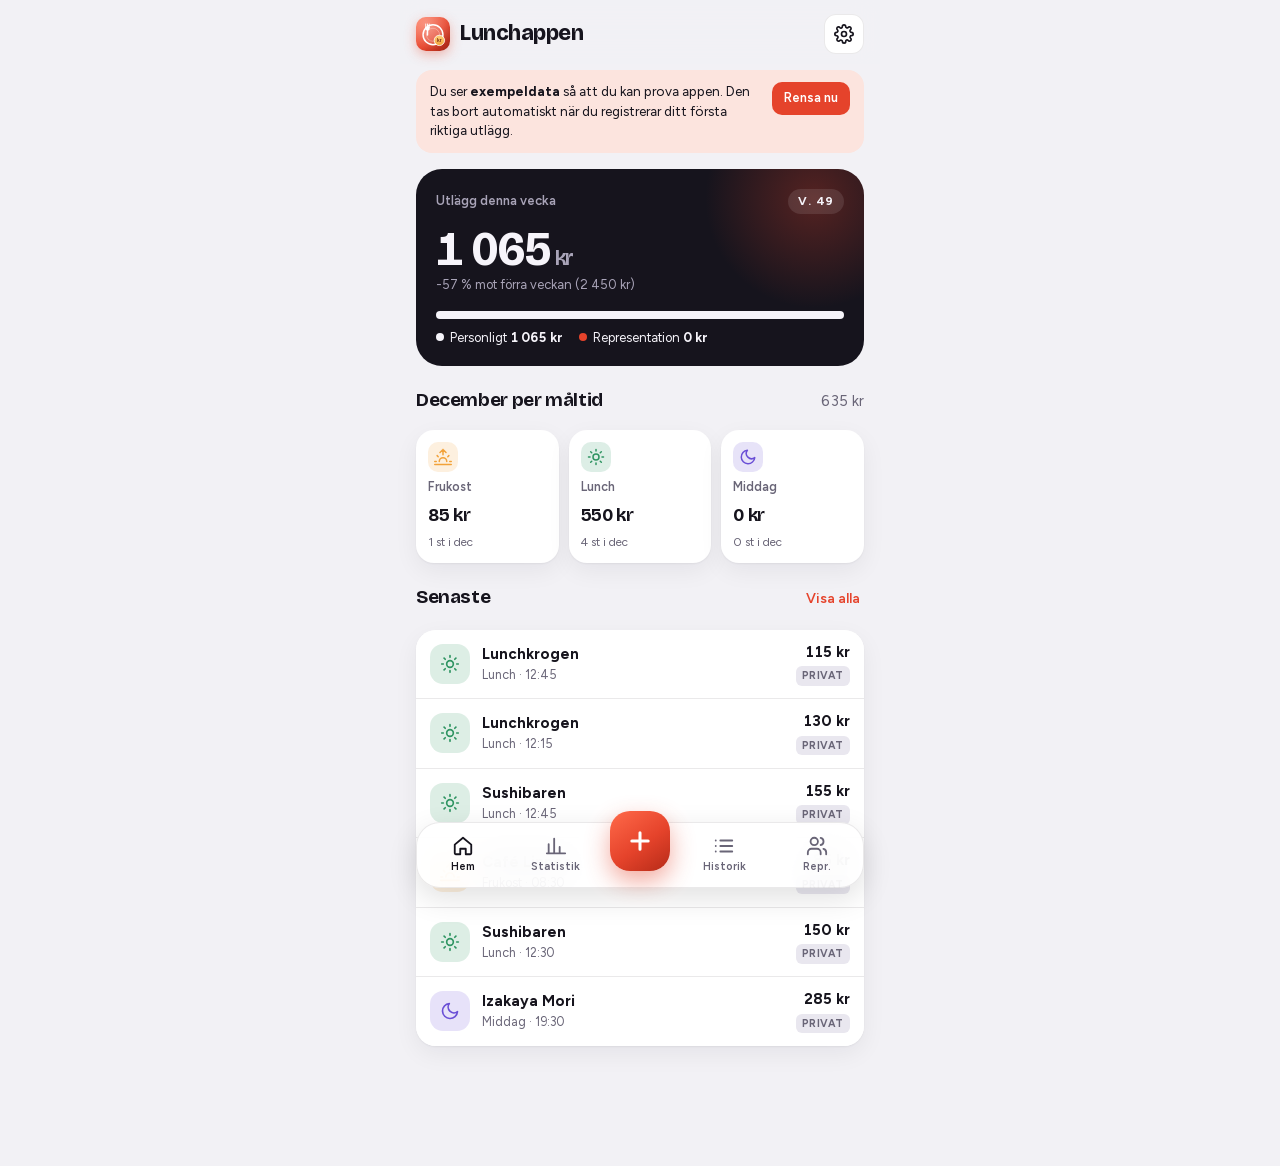
<file: ios/Lunchappen/Web/index.html>
<!doctype html>
<html lang="sv">
<head>
<meta charset="utf-8">
<meta name="viewport" content="width=device-width,initial-scale=1,viewport-fit=cover">
<meta name="format-detection" content="telephone=no">
<title>Lunchappen</title>
<link rel="stylesheet" href="fonts/fonts.css">
<style>
/* Layout: one-column phone app (max 480px), sticky header, fixed bottom bar with a raised add button, bottom sheets for forms. */
:root{
  --bg:#F2F1F5; --surface:#FFFFFF; --surface-2:#E9E7EF; --fg:#16141D; --muted:#696577; --line:rgba(22,20,29,.09);
  --accent:#E5432B; --accent-ink:#FFFFFF; --accent-soft:#FCE4DE;
  --hero-bg:#16141D; --hero-fg:#F6F4FA; --hero-muted:#A9A4B8;
  --personal:#3B3850; --repr:#E5432B;
  --m-frukost:#F2A23A; --m-lunch:#2E9461; --m-middag:#6A4FD6;
  --ok:#2E9461;
  --shadow:0 1px 2px rgba(22,20,29,.05),0 8px 24px rgba(22,20,29,.06);
  --f-display:"Bricolage Grotesque","Avenir Next","Segoe UI",system-ui,sans-serif;
  --f-body:"Figtree","Helvetica Neue","Segoe UI",system-ui,sans-serif;
  --r:20px;
}
@media (prefers-color-scheme: dark){ :root:not([data-theme="light"]){
  --bg:#0E0D13; --surface:#18171F; --surface-2:#23212C; --fg:#F3F1F8; --muted:#9C97AB; --line:rgba(255,255,255,.08);
  --accent:#FF5B40; --accent-ink:#FFFFFF; --accent-soft:#3A1A15;
  --hero-bg:#1E1C27; --hero-fg:#F6F4FA; --hero-muted:#A9A4B8;
  --personal:#C9C5D8; --repr:#FF5B40;
  --m-frukost:#FFB24D; --m-lunch:#3FBF7F; --m-middag:#8C74F2;
  --ok:#3FBF7F; --shadow:0 1px 2px rgba(0,0,0,.4); color-scheme:dark;
}}
:root[data-theme="dark"]{
  --bg:#0E0D13; --surface:#18171F; --surface-2:#23212C; --fg:#F3F1F8; --muted:#9C97AB; --line:rgba(255,255,255,.08);
  --accent:#FF5B40; --accent-ink:#FFFFFF; --accent-soft:#3A1A15;
  --hero-bg:#1E1C27; --hero-fg:#F6F4FA; --hero-muted:#A9A4B8;
  --personal:#C9C5D8; --repr:#FF5B40;
  --m-frukost:#FFB24D; --m-lunch:#3FBF7F; --m-middag:#8C74F2;
  --ok:#3FBF7F; --shadow:0 1px 2px rgba(0,0,0,.4); color-scheme:dark;
}
*{box-sizing:border-box}
html,body{min-height:100%}
body{background:var(--bg);color:var(--fg);font-family:var(--f-body);font-size:15px;line-height:1.45;-webkit-font-smoothing:antialiased;-webkit-tap-highlight-color:transparent}
button,input,select,textarea{font:inherit;color:inherit}
button{cursor:pointer}
:focus-visible{outline:2.5px solid var(--accent);outline-offset:2px;border-radius:8px}
.num{font-variant-numeric:tabular-nums}
.app{max-width:480px;margin:0 auto;padding-inline:16px;padding-block:0 120px}

/* header */
.top{position:sticky;top:env(safe-area-inset-top,0px);z-index:5;background:color-mix(in srgb,var(--bg) 86%,transparent);backdrop-filter:blur(14px);-webkit-backdrop-filter:blur(14px);margin-inline:-16px;padding:14px 16px 10px;display:flex;align-items:center;justify-content:space-between;gap:12px}
.brand{display:flex;align-items:center;gap:10px}
.brand img{width:34px;height:34px;border-radius:10px;box-shadow:0 4px 12px rgba(229,67,43,.35)}
.brand h1{font-family:var(--f-display);font-size:22px;font-weight:750;letter-spacing:-.02em;margin:0;font-variation-settings:"opsz" 40}
.iconbtn{width:40px;height:40px;border-radius:12px;border:1px solid var(--line);background:var(--surface);display:grid;place-items:center}
.iconbtn svg{width:20px;height:20px}

.view{display:flex;flex-direction:column;gap:16px;padding-top:6px}
.view-title{font-family:var(--f-display);font-size:30px;font-weight:750;letter-spacing:-.03em;margin:4px 0 0;text-wrap:balance}
.eyebrow{font-size:11.5px;font-weight:700;letter-spacing:.08em;text-transform:uppercase;color:var(--muted)}

/* sample banner */
.banner{display:flex;gap:12px;align-items:flex-start;background:var(--accent-soft);border-radius:16px;padding:12px 14px;font-size:13.5px}
.banner p{margin:0;flex:1}
.banner button{border:0;background:var(--accent);color:var(--accent-ink);font-weight:600;border-radius:10px;padding:7px 12px;font-size:13px;white-space:nowrap}

/* hero */
.hero{background:var(--hero-bg);color:var(--hero-fg);border-radius:26px;padding:20px 20px 18px;position:relative;overflow:hidden}
.hero::after{content:"";position:absolute;right:-60px;top:-80px;width:220px;height:220px;border-radius:50%;background:radial-gradient(circle,color-mix(in srgb,var(--accent) 55%,transparent),transparent 70%);opacity:.55;pointer-events:none}
.hero .row{display:flex;justify-content:space-between;align-items:center;position:relative;z-index:1}
.hero .lbl{color:var(--hero-muted);font-size:13px;font-weight:600}
.hero .wk{font-size:12px;font-weight:700;letter-spacing:.06em;background:rgba(255,255,255,.1);border-radius:99px;padding:4px 10px}
.hero .big{font-family:var(--f-display);font-weight:700;font-size:48px;letter-spacing:-.035em;line-height:1.05;margin:10px 0 2px;position:relative;z-index:1;font-variation-settings:"opsz" 96}
.hero .big small{font-size:22px;font-weight:600;margin-left:4px;color:var(--hero-muted)}
.hero .cmp{font-size:13px;color:var(--hero-muted);position:relative;z-index:1}
.split{display:flex;height:8px;border-radius:99px;overflow:hidden;background:rgba(255,255,255,.1);margin:16px 0 10px;position:relative;z-index:1}
.split span{display:block;height:100%}
.legend{display:flex;gap:16px;flex-wrap:wrap;font-size:13px;position:relative;z-index:1}
.legend b{font-weight:650}
.dot{display:inline-block;width:8px;height:8px;border-radius:50%;margin-right:6px;vertical-align:1px}

/* meal tiles */
.meals{display:grid;grid-template-columns:repeat(3,1fr);gap:10px}
.meal{background:var(--surface);border-radius:18px;padding:12px;box-shadow:var(--shadow);display:flex;flex-direction:column;gap:6px;min-width:0}
.meal .ic{width:30px;height:30px;border-radius:10px;display:grid;place-items:center}
.meal .ic svg{width:18px;height:18px}
.meal .n{font-size:12.5px;color:var(--muted);font-weight:600}
.meal .v{font-family:var(--f-display);font-size:18px;font-weight:700;letter-spacing:-.02em;white-space:nowrap;overflow:hidden;text-overflow:ellipsis}
.meal .c{font-size:12px;color:var(--muted)}

/* sections & list */
.sec-h{display:flex;justify-content:space-between;align-items:baseline;margin-top:4px}
.sec-h h2{font-family:var(--f-display);font-size:19px;font-weight:700;letter-spacing:-.02em;margin:0}
.link{border:0;background:none;color:var(--accent);font-weight:600;font-size:14px;padding:4px}
.list{background:var(--surface);border-radius:var(--r);box-shadow:var(--shadow);overflow:hidden}
.item{display:flex;align-items:center;gap:12px;padding:12px 14px;border:0;background:none;width:100%;text-align:left;border-top:1px solid var(--line)}
.sw{position:relative;overflow:hidden;border-top:1px solid var(--line)}
.sw:first-child{border-top:0}
.sw .item{border-top:0;background:var(--surface);position:relative;z-index:1;transition:transform .22s cubic-bezier(.2,.8,.2,1);touch-action:pan-y}
.sw.drag .item{transition:none}
.sw-del{position:absolute;top:0;right:0;bottom:0;width:96px;border:0;background:var(--accent);color:var(--accent-ink);font-weight:700;font-size:14px;display:flex;flex-direction:column;align-items:center;justify-content:center;gap:3px}
.sw-del svg{width:20px;height:20px}
.sw-del{visibility:hidden}
.sw.reveal .sw-del{visibility:visible}
.item:active{background:var(--surface-2)}
.hint{font-size:12.5px;color:var(--muted);margin:-6px 0 0}
.toast .undo{border:0;background:none;color:inherit;font-weight:800;text-decoration:underline;margin-left:10px;padding:2px 4px;pointer-events:auto}
.toast.has-undo{pointer-events:auto}
.item .ic{flex:none;width:40px;height:40px;border-radius:13px;display:grid;place-items:center}
.item .ic svg{width:20px;height:20px}
.item .mid{flex:1;min-width:0}
.item .t{display:block;font-weight:650;white-space:nowrap;overflow:hidden;text-overflow:ellipsis}
.item .s{display:block;font-size:12.5px;color:var(--muted);white-space:nowrap;overflow:hidden;text-overflow:ellipsis}
.item .amt{font-weight:700;white-space:nowrap;text-align:right}
.tag{display:inline-block;font-size:10.5px;font-weight:700;letter-spacing:.05em;text-transform:uppercase;border-radius:6px;padding:2px 6px;margin-top:3px}
.tag.repr{background:var(--accent-soft);color:var(--accent)}
.tag.pers{background:var(--surface-2);color:var(--muted)}
.empty{padding:28px 18px;text-align:center;color:var(--muted)}
.empty strong{display:block;color:var(--fg);font-size:16px;margin-bottom:4px}
.dayhead{display:flex;justify-content:space-between;padding:14px 4px 6px;font-size:13px;font-weight:650;color:var(--muted)}

/* stats */
.seg{display:grid;grid-template-columns:repeat(3,1fr);background:var(--surface-2);border-radius:14px;padding:4px;gap:4px}
.seg button{border:0;background:none;border-radius:10px;padding:9px 6px;font-weight:600;color:var(--muted)}
.seg button[aria-pressed="true"]{background:var(--surface);color:var(--fg);box-shadow:var(--shadow)}
.pnav{display:flex;align-items:center;justify-content:space-between;gap:8px}
.pnav .lab{text-align:center;flex:1;min-width:0}
.pnav .lab b{display:block;font-family:var(--f-display);font-size:18px;font-weight:700;letter-spacing:-.02em}
.pnav .lab span{font-size:13px;color:var(--muted)}
.card{background:var(--surface);border-radius:var(--r);box-shadow:var(--shadow);padding:16px}
.kpis{display:grid;grid-template-columns:1fr 1fr;gap:14px 12px}
.kpi .k{font-size:12.5px;color:var(--muted);font-weight:600}
.kpi .v{font-family:var(--f-display);font-size:22px;font-weight:700;letter-spacing:-.02em}
.kpi.main{grid-column:1/-1}
.kpi.main .v{font-size:38px;letter-spacing:-.035em}
.delta{font-size:12.5px;font-weight:650;border-radius:99px;padding:2px 8px;margin-left:6px;vertical-align:6px;background:var(--surface-2);color:var(--muted)}
.chart svg{display:block;width:100%;height:auto;overflow:visible}
.chart .gl{stroke:var(--line);stroke-width:1}
.chart text{fill:var(--muted);font-size:10px;font-family:var(--f-body)}
.chart .hl{fill:var(--fg);font-weight:700}
.rows{display:flex;flex-direction:column;gap:12px}
.brow .top2{display:flex;justify-content:space-between;font-size:14px;gap:8px}
.brow .top2 span:first-child{min-width:0;overflow:hidden;text-overflow:ellipsis;white-space:nowrap}
.brow .bar{height:8px;border-radius:99px;background:var(--surface-2);margin-top:6px;overflow:hidden}
.brow .bar i{display:block;height:100%;border-radius:99px}
.muted{color:var(--muted)}

/* filters */
.chips{display:flex;gap:8px;overflow-x:auto;padding-bottom:2px;scrollbar-width:none}
.chip{border:1px solid var(--line);background:var(--surface);border-radius:99px;padding:7px 14px;font-weight:600;font-size:13.5px;white-space:nowrap}
.chip[aria-pressed="true"]{background:var(--fg);color:var(--bg);border-color:var(--fg)}
.search{width:100%;border:1px solid var(--line);background:var(--surface);border-radius:14px;padding:11px 14px;font-size:16px}

/* bottom bar */
.tabbar{position:fixed;left:0;right:0;bottom:0;z-index:10;padding:0 16px calc(12px + env(safe-area-inset-bottom,0px));pointer-events:none}
.tabbar nav{pointer-events:auto;max-width:448px;margin:0 auto;display:grid;grid-template-columns:1fr 1fr 76px 1fr 1fr;align-items:center;background:color-mix(in srgb,var(--surface) 88%,transparent);backdrop-filter:blur(18px);-webkit-backdrop-filter:blur(18px);border:1px solid var(--line);border-radius:24px;height:66px;box-shadow:0 10px 30px rgba(0,0,0,.12)}
.tab{border:0;background:none;display:flex;flex-direction:column;align-items:center;gap:2px;font-size:11px;font-weight:600;color:var(--muted);padding:6px 0}
.tab svg{width:22px;height:22px}
.tab[aria-current="page"]{color:var(--fg)}
.fab{justify-self:center;width:60px;height:60px;border-radius:20px;border:0;background:linear-gradient(145deg,#FF6A4A,var(--accent) 55%,#B62B18);color:#fff;display:grid;place-items:center;box-shadow:0 10px 24px rgba(229,67,43,.45);transform:translateY(-14px);transition:transform .15s}
.fab:active{transform:translateY(-14px) scale(.94)}
.fab svg{width:28px;height:28px}

/* sheet */
.scrim{position:fixed;inset:0;background:rgba(10,8,16,.45);z-index:20;opacity:0;transition:opacity .2s}
.scrim.on{opacity:1}
.sheet{position:fixed;left:0;right:0;bottom:0;z-index:21;max-width:520px;margin:0 auto;background:var(--bg);border-radius:28px 28px 0 0;max-height:92%;overflow-y:auto;padding:8px 16px calc(20px + env(safe-area-inset-bottom,0px));transform:translateY(105%);transition:transform .28s cubic-bezier(.2,.8,.2,1)}
.sheet.on{transform:none}
.grab{width:40px;height:5px;border-radius:9px;background:var(--surface-2);margin:4px auto 10px}
.sheet h3{font-family:var(--f-display);font-size:22px;font-weight:700;letter-spacing:-.02em;margin:0}
.sh-head{display:flex;justify-content:space-between;align-items:center;margin-bottom:12px}
.form{display:flex;flex-direction:column;gap:14px}
.amount{background:var(--surface);border-radius:22px;padding:16px;display:flex;align-items:baseline;justify-content:center;gap:6px;box-shadow:var(--shadow)}
.amount input{border:0;background:none;outline:none;font-family:var(--f-display);font-weight:700;font-size:52px;letter-spacing:-.035em;width:100%;max-width:240px;text-align:right;font-variant-numeric:tabular-nums;padding:0}
.amount input::placeholder{color:var(--surface-2)}
.field .amount input{border:0;background:none;padding:0;border-radius:0}
.amount span{font-family:var(--f-display);font-size:24px;font-weight:600;color:var(--muted)}
.amount:focus-within{outline:2.5px solid var(--accent);outline-offset:2px}
.mealpick{display:grid;grid-template-columns:repeat(3,1fr);gap:8px}
.mealpick button{border:1.5px solid var(--line);background:var(--surface);border-radius:16px;padding:12px 6px;display:flex;flex-direction:column;align-items:center;gap:6px;font-weight:650}
.mealpick button svg{width:22px;height:22px}
.mealpick button[aria-pressed="true"]{border-color:var(--mc);background:color-mix(in srgb,var(--mc) 14%,var(--surface))}
.field{display:flex;flex-direction:column;gap:6px}
.field label{font-size:13px;font-weight:650;color:var(--muted)}
.field input,.field textarea,.field select{font-size:16px;border:1px solid var(--line);background:var(--surface);border-radius:14px;padding:12px 14px;width:100%;min-width:0}
.field textarea{resize:vertical;min-height:64px}
.two{display:grid;grid-template-columns:1fr 1fr;gap:10px}
.quick{display:flex;gap:6px;flex-wrap:wrap}
.quick button{border:0;background:var(--surface-2);border-radius:99px;padding:5px 11px;font-size:13px;font-weight:600}
.near{display:flex;flex-direction:column;gap:8px}
.near-st{display:flex;align-items:center;gap:8px;font-size:13px;color:var(--muted)}
.near-st svg{width:16px;height:16px;flex:none;color:var(--accent)}
.near-st.busy svg{animation:pulse 1.1s ease-in-out infinite}
@keyframes pulse{50%{opacity:.35}}
.quick button.nb{background:var(--surface);border:1px solid var(--line)}
.quick button.nb small{color:var(--muted);font-weight:500;margin-left:4px}
.quick button.nb[aria-pressed="true"]{border-color:var(--accent);background:var(--accent-soft)}
.lblrow{display:flex;justify-content:space-between;align-items:center;gap:8px}
.lblrow .link{font-size:13px;padding:0;display:inline-flex;align-items:center;gap:4px}
.lblrow .link svg{width:14px;height:14px}
.sublbl{font-size:11.5px;font-weight:700;letter-spacing:.06em;text-transform:uppercase;color:var(--muted)}
.switch{display:flex;align-items:center;gap:12px;background:var(--surface);border-radius:18px;padding:14px;border:1.5px solid transparent}
.switch.on{border-color:var(--accent);background:color-mix(in srgb,var(--accent) 7%,var(--surface))}
.switch .txt{flex:1}
.switch .txt b{display:block}
.switch .txt span{font-size:12.5px;color:var(--muted)}
.tgl{position:relative;width:52px;height:32px;flex:none}
.tgl input{position:absolute;inset:0;opacity:0;margin:0;cursor:pointer;z-index:1}
.tgl i{position:absolute;inset:0;border-radius:99px;background:var(--surface-2);transition:background .2s}
.tgl i::after{content:"";position:absolute;top:3px;left:3px;width:26px;height:26px;border-radius:50%;background:#fff;box-shadow:0 2px 6px rgba(0,0,0,.2);transition:transform .2s}
.tgl input:checked+i{background:var(--accent)}
.tgl input:checked+i::after{transform:translateX(20px)}
.tgl input:focus-visible+i{outline:2.5px solid var(--accent);outline-offset:2px}
.repr-fields{display:flex;flex-direction:column;gap:12px}
.btn{border:0;border-radius:16px;padding:15px;font-weight:700;font-size:16px;width:100%}
.btn.primary{background:var(--fg);color:var(--bg)}
.btn.ghost{background:var(--surface);color:var(--fg);border:1px solid var(--line)}
.btn.danger{background:none;color:var(--accent);font-weight:650}
.btn.danger.armed{background:var(--accent);color:var(--accent-ink)}
.err{color:var(--accent);font-size:13px;font-weight:600;margin:-6px 0 0;text-align:center}
.setlist{display:flex;flex-direction:column;gap:10px}
.setlist .card p{margin:4px 0 0;font-size:13px;color:var(--muted)}
.howto{font-size:13.5px;margin:0;padding-left:18px;color:var(--muted)}
.howto li{margin:3px 0}
.howto b{color:var(--fg)}

.toast{position:fixed;left:50%;bottom:calc(100px + env(safe-area-inset-bottom,0px));transform:translate(-50%,20px);background:var(--fg);color:var(--bg);padding:11px 16px;border-radius:14px;font-weight:600;font-size:14px;z-index:30;opacity:0;transition:all .25s;pointer-events:none;max-width:calc(100% - 32px);text-align:center}
.toast.on{opacity:1;transform:translate(-50%,0)}
.toast.warn{background:var(--accent);color:var(--accent-ink);display:flex;gap:10px;align-items:flex-start;text-align:left;padding:13px 16px;width:max-content}
.toast.warn svg{width:20px;height:20px;flex:none;margin-top:1px}
.bstat .row2{display:flex;justify-content:space-between;align-items:baseline;gap:8px;flex-wrap:wrap}
.bstat .big{font-family:var(--f-display);font-size:34px;font-weight:700;letter-spacing:-.03em}
.bstat .of{color:var(--muted);font-weight:600}
.pbar{height:12px;border-radius:99px;background:var(--surface-2);overflow:hidden;margin:12px 0 8px;position:relative}
.pbar i{display:block;height:100%;border-radius:99px;background:var(--ok);transition:width .3s}
.pbar.near i{background:var(--m-frukost)}
.pbar.over i{background:var(--accent)}
.bnote{font-size:13.5px;font-weight:650}
.bnote.over{color:var(--accent)}
.whist{display:flex;flex-direction:column;gap:10px}
.wrow{display:grid;grid-template-columns:44px 1fr auto;gap:10px;align-items:center;font-size:13.5px}
.wrow .bar{height:8px;border-radius:99px;background:var(--surface-2);overflow:hidden;position:relative}
.wrow .bar i{display:block;height:100%;background:var(--personal);border-radius:99px}
.wrow.over .bar i{background:var(--accent)}
.wrow .bar b{position:absolute;top:-3px;bottom:-3px;width:2px;background:var(--fg);opacity:.55}
.wrow.over .amt{color:var(--accent);font-weight:700}
.navrow{display:flex;align-items:center;gap:12px;width:100%;text-align:left;border:0;background:var(--surface);border-radius:var(--r);box-shadow:var(--shadow);padding:16px}
.navrow .mid{flex:1;min-width:0}
.navrow .mid span{display:block;font-size:13px;color:var(--muted)}
.navrow>svg{width:18px;height:18px;color:var(--muted)}

@media (prefers-reduced-motion: reduce){*{transition:none!important;animation:none!important}}
</style>

<style>html{color-scheme:light dark}body{margin:0;padding-top:env(safe-area-inset-top,0px);-webkit-user-select:none;user-select:none;-webkit-touch-callout:none}input,textarea{-webkit-user-select:text;user-select:text}[hidden]{display:none!important}img{max-width:100%}</style>
<script>try{var t=localStorage.getItem('lunchappen.theme');if(t==='light'||t==='dark')document.documentElement.setAttribute('data-theme',t)}catch(e){}</script>
</head>
<body>
<div class="app">
  <header class="top">
    <div class="brand"><img id="logo" alt=""><h1>Lunchappen</h1></div>
    <button class="iconbtn" id="btn-settings" aria-label="Inställningar">
      <svg viewBox="0 0 24 24" fill="none" stroke="currentColor" stroke-width="2" stroke-linecap="round"><circle cx="12" cy="12" r="3"/><path d="M19.4 15a1.7 1.7 0 0 0 .3 1.8l.1.1a2 2 0 1 1-2.8 2.8l-.1-.1a1.7 1.7 0 0 0-1.8-.3 1.7 1.7 0 0 0-1 1.5V21a2 2 0 1 1-4 0v-.1a1.7 1.7 0 0 0-1.1-1.5 1.7 1.7 0 0 0-1.8.3l-.1.1a2 2 0 1 1-2.8-2.8l.1-.1a1.7 1.7 0 0 0 .3-1.8 1.7 1.7 0 0 0-1.5-1H3a2 2 0 1 1 0-4h.1a1.7 1.7 0 0 0 1.5-1.1 1.7 1.7 0 0 0-.3-1.8l-.1-.1a2 2 0 1 1 2.8-2.8l.1.1a1.7 1.7 0 0 0 1.8.3H9a1.7 1.7 0 0 0 1-1.5V3a2 2 0 1 1 4 0v.1a1.7 1.7 0 0 0 1 1.5 1.7 1.7 0 0 0 1.8-.3l.1-.1a2 2 0 1 1 2.8 2.8l-.1.1a1.7 1.7 0 0 0-.3 1.8V9a1.7 1.7 0 0 0 1.5 1H21a2 2 0 1 1 0 4h-.1a1.7 1.7 0 0 0-1.5 1z"/></svg>
    </button>
  </header>
  <main id="view" class="view"></main>
</div>

<div class="tabbar"><nav aria-label="Huvudmeny">
  <button class="tab" data-tab="home"><svg viewBox="0 0 24 24" fill="none" stroke="currentColor" stroke-width="2" stroke-linecap="round" stroke-linejoin="round"><path d="M3 10.5 12 3l9 7.5V20a1 1 0 0 1-1 1h-5v-6h-6v6H4a1 1 0 0 1-1-1z"/></svg>Hem</button>
  <button class="tab" data-tab="stats"><svg viewBox="0 0 24 24" fill="none" stroke="currentColor" stroke-width="2" stroke-linecap="round"><path d="M4 20V10M10 20V4M16 20v-7M22 20H2"/></svg>Statistik</button>
  <button class="fab" id="btn-add" aria-label="Registrera utlägg"><svg viewBox="0 0 24 24" fill="none" stroke="currentColor" stroke-width="2.6" stroke-linecap="round"><path d="M12 5v14M5 12h14"/></svg></button>
  <button class="tab" data-tab="history"><svg viewBox="0 0 24 24" fill="none" stroke="currentColor" stroke-width="2" stroke-linecap="round"><path d="M8 6h13M8 12h13M8 18h13M3 6h.01M3 12h.01M3 18h.01"/></svg>Historik</button>
  <button class="tab" data-tab="repr"><svg viewBox="0 0 24 24" fill="none" stroke="currentColor" stroke-width="2" stroke-linecap="round" stroke-linejoin="round"><path d="M16 21v-2a4 4 0 0 0-4-4H6a4 4 0 0 0-4 4v2"/><circle cx="9" cy="7" r="4"/><path d="M22 21v-2a4 4 0 0 0-3-3.9M16 3.1a4 4 0 0 1 0 7.8"/></svg>Repr.</button>
</nav></div>

<div class="scrim" id="scrim" hidden></div>
<section class="sheet" id="sheet" role="dialog" aria-modal="true" aria-labelledby="sheet-title" hidden></section>
<div class="toast" id="toast" role="status" aria-live="polite"></div>

<script>
(function(){
'use strict';
const LS_KEY='lunchappen.v1';
const MEALS={
  frukost:{n:'Frukost',c:'var(--m-frukost)',ic:'<svg viewBox="0 0 24 24" fill="none" stroke="currentColor" stroke-width="2" stroke-linecap="round"><path d="M17 18a5 5 0 0 0-10 0M12 2v7M4.2 10.2l1.4 1.4M1 18h2M21 18h2M18.4 11.6l1.4-1.4M23 22H1M8 6l4-4 4 4"/></svg>'},
  lunch:{n:'Lunch',c:'var(--m-lunch)',ic:'<svg viewBox="0 0 24 24" fill="none" stroke="currentColor" stroke-width="2" stroke-linecap="round"><circle cx="12" cy="12" r="4"/><path d="M12 2v2M12 20v2M4.9 4.9l1.4 1.4M17.7 17.7l1.4 1.4M2 12h2M20 12h2M6.3 17.7l-1.4 1.4M19.1 4.9l-1.4 1.4"/></svg>'},
  middag:{n:'Middag',c:'var(--m-middag)',ic:'<svg viewBox="0 0 24 24" fill="none" stroke="currentColor" stroke-width="2" stroke-linecap="round" stroke-linejoin="round"><path d="M21 12.8A9 9 0 1 1 11.2 3a7 7 0 0 0 9.8 9.8z"/></svg>'}
};
const MONTHS=['januari','februari','mars','april','maj','juni','juli','augusti','september','oktober','november','december'];
const MON_SHORT=['jan','feb','mar','apr','maj','jun','jul','aug','sep','okt','nov','dec'];
const DAYS_SHORT=['mån','tis','ons','tors','fre','lör','sön'];
const DAYS_LONG=['måndag','tisdag','onsdag','torsdag','fredag','lördag','söndag'];

let state={entries:[],settings:{currency:'SEK'},sampleMode:false};
let ui={tab:'home',mode:'week',anchor:new Date(),filter:'all',q:''};

/* ---------- storage ---------- */
function load(){
  let raw=null;
  try{raw=localStorage.getItem(LS_KEY)}catch(e){}
  if(raw){try{const s=JSON.parse(raw);if(s&&Array.isArray(s.entries)){state=Object.assign(state,s);return}}catch(e){}}
  state.entries=makeSamples();state.sampleMode=true;
}
function save(){try{localStorage.setItem(LS_KEY,JSON.stringify(state))}catch(e){}}

/* ---------- helpers ---------- */
const $=s=>document.querySelector(s);
const esc=s=>String(s==null?'':s).replace(/[&<>"']/g,c=>({'&':'&amp;','<':'&lt;','>':'&gt;','"':'&quot;',"'":'&#39;'}[c]));
const pad=n=>String(n).padStart(2,'0');
const uid=()=>Date.now().toString(36)+Math.random().toString(36).slice(2,7);
function fmt(ore,opts){
  const cur=state.settings.currency||'SEK';
  const v=ore/100;
  const dec=(opts&&opts.dec)?2:(Number.isInteger(v)?0:2);
  try{return new Intl.NumberFormat('sv-SE',{style:'currency',currency:cur,minimumFractionDigits:dec,maximumFractionDigits:dec}).format(v)}catch(e){return v.toFixed(dec)+' '+cur}
}
function fmtNum(ore){return new Intl.NumberFormat('sv-SE',{maximumFractionDigits:0}).format(Math.round(ore/100))}
function curSym(){const c=state.settings.currency||'SEK';return ({SEK:'kr',NOK:'kr',DKK:'kr',EUR:'€',USD:'$',GBP:'£'})[c]||c}
function parseAmount(s){
  s=String(s||'').replace(/\s/g,'').replace(/kr/i,'').replace(',', '.');
  if(!/^\d+(\.\d{0,2})?$/.test(s))return NaN;
  return Math.round(parseFloat(s)*100);
}
function toLocalStr(d){return d.getFullYear()+'-'+pad(d.getMonth()+1)+'-'+pad(d.getDate())+'T'+pad(d.getHours())+':'+pad(d.getMinutes())}
function parseLocal(s){const m=/^(\d{4})-(\d{2})-(\d{2})T(\d{2}):(\d{2})/.exec(s||'');return m?new Date(+m[1],m[2]-1,+m[3],+m[4],+m[5]):new Date(NaN)}
function startOfDay(d){return new Date(d.getFullYear(),d.getMonth(),d.getDate())}
function addDays(d,n){const x=new Date(d);x.setDate(x.getDate()+n);return x}
function mondayOf(d){const x=startOfDay(d);const wd=(x.getDay()+6)%7;return addDays(x,-wd)}
function isoWeek(d){
  const t=new Date(Date.UTC(d.getFullYear(),d.getMonth(),d.getDate()));
  const day=t.getUTCDay()||7;t.setUTCDate(t.getUTCDate()+4-day);
  const y=t.getUTCFullYear();const y0=new Date(Date.UTC(y,0,1));
  return {week:Math.ceil(((t-y0)/864e5+1)/7),year:y};
}
function sameDay(a,b){return a.getFullYear()===b.getFullYear()&&a.getMonth()===b.getMonth()&&a.getDate()===b.getDate()}
function mealFor(d){const h=d.getHours()+d.getMinutes()/60;return h<10.5?'frukost':h<15.5?'lunch':'middag'}
function dayLabel(d){
  const today=startOfDay(new Date());const dd=startOfDay(d);
  const diff=Math.round((today-dd)/864e5);
  if(diff===0)return 'Idag';if(diff===1)return 'Igår';
  const s=DAYS_LONG[(d.getDay()+6)%7]+' '+d.getDate()+' '+MONTHS[d.getMonth()];
  return s.charAt(0).toUpperCase()+s.slice(1)+(d.getFullYear()!==today.getFullYear()?' '+d.getFullYear():'');
}

/* ---------- periods ---------- */
function range(mode,anchor){
  const a=new Date(anchor);
  if(mode==='week'){
    const start=mondayOf(a),end=addDays(start,7),w=isoWeek(start),last=addDays(start,6);
    const sub=start.getMonth()===last.getMonth()?start.getDate()+'–'+last.getDate()+' '+MON_SHORT[last.getMonth()]:start.getDate()+' '+MON_SHORT[start.getMonth()]+' – '+last.getDate()+' '+MON_SHORT[last.getMonth()];
    return {start,end,title:'Vecka '+w.week,sub:sub+' '+last.getFullYear(),
      buckets:DAYS_SHORT.map((l,i)=>({l:l,s:addDays(start,i),e:addDays(start,i+1)}))};
  }
  if(mode==='month'){
    const start=new Date(a.getFullYear(),a.getMonth(),1),end=new Date(a.getFullYear(),a.getMonth()+1,1);
    const n=Math.round((end-start)/864e5),b=[];
    for(let i=0;i<n;i++){const s=addDays(start,i);b.push({l:(i===0||(i+1)%5===0)?String(i+1):'',s:s,e:addDays(start,i+1)})}
    const t=MONTHS[a.getMonth()];
    return {start,end,title:t.charAt(0).toUpperCase()+t.slice(1),sub:String(a.getFullYear()),buckets:b};
  }
  const start=new Date(a.getFullYear(),0,1),end=new Date(a.getFullYear()+1,0,1);
  return {start,end,title:String(a.getFullYear()),sub:'Hela året',
    buckets:MON_SHORT.map((l,i)=>({l:l.charAt(0).toUpperCase(),s:new Date(a.getFullYear(),i,1),e:new Date(a.getFullYear(),i+1,1)}))};
}
function shift(mode,anchor,dir){
  const a=new Date(anchor);
  if(mode==='week')return addDays(a,7*dir);
  if(mode==='month')return new Date(a.getFullYear(),a.getMonth()+dir,1);
  return new Date(a.getFullYear()+dir,0,1);
}
function inRange(r){return state.entries.filter(e=>{const d=parseLocal(e.date);return d>=r.start&&d<r.end})}
function sum(list,pred){return list.reduce((t,e)=>t+(!pred||pred(e)?e.amount:0),0)}

/* ---------- samples ---------- */
function makeSamples(){
  let seed=42;const rnd=()=>(seed=(seed*16807)%2147483647)/2147483647;
  const pick=a=>a[Math.floor(rnd()*a.length)];
  const lunchP=['Lunchkrogen','Bistro Nord','Thai Garden','Sushibaren','Café Linnea','Pizzeria Napoli','Tre Bröder'];
  const dinnerP=['Hamnkrogen','Brasserie Ljus','Trattoria Sole','Bistro Nord','Izakaya Mori'];
  const bfP=['Café Linnea','Bageriet','Espressobaren'];
  const clients=['Nordvik AB – Anna Berg, Johan Ek','Kvarn & Co – Sara Lind','Holm Konsult – Peter Holm, Lisa Ny','Bergström Bygg – Erik Bergström'];
  const out=[];const today=startOfDay(new Date());
  for(let i=75;i>=0;i--){
    const d=addDays(today,-i);const wd=(d.getDay()+6)%7;
    const mk=(meal,h,place,min,max,repr)=>{
      const dt=new Date(d);dt.setHours(h,Math.floor(rnd()*4)*15);
      if(dt>new Date())return;
      const amt=Math.round((min+rnd()*(max-min))/5)*500;
      const e={id:uid()+i+meal,amount:amt,meal:meal,type:repr?'representation':'personlig',place:place,date:toLocalStr(dt),note:'',sample:true};
      if(repr){e.guests=pick(clients);e.purpose=pick(['Kundmöte','Uppföljning av offert','Projektstart','Avtalsförhandling'])}
      out.push(e);
    };
    if(rnd()<.22)mk('frukost',8,pick(bfP),45,98,false);
    if(wd<5&&rnd()<.82){const r=rnd()<.12;mk('lunch',12,pick(lunchP),109,r?420:169,r)}
    if(rnd()<(wd>=4?.45:.2)){const r=wd<5&&rnd()<.3;mk('middag',19,pick(dinnerP),210,r?1450:560,r)}
  }
  return out;
}

/* ---------- render: shared ---------- */
function mealIcon(m,size){const M=MEALS[m];return '<span class="ic" style="background:color-mix(in srgb,'+M.c+' 16%,transparent);color:'+M.c+'">'+M.ic+'</span>'}
function itemHTML(e){
  const d=parseLocal(e.date);const M=MEALS[e.meal]||MEALS.lunch;
  const sub=[M.n,pad(d.getHours())+':'+pad(d.getMinutes()),e.type==='representation'&&e.guests?e.guests:''].filter(Boolean).join(' · ');
  return '<div class="sw"><button class="sw-del" data-del="'+esc(e.id)+'" tabindex="-1">'+TRASH+'Radera</button><button class="item" data-edit="'+esc(e.id)+'">'+mealIcon(e.meal)+
    '<span class="mid"><span class="t">'+esc(e.place||'Restaurang')+'</span><span class="s">'+esc(sub)+'</span></span>'+
    '<span class="amt num">'+fmt(e.amount)+'<br><span class="tag '+(e.type==='representation'?'repr">Repr':'pers">Privat')+'</span></span></button></div>';
}
const TRASH='<svg viewBox="0 0 24 24" fill="none" stroke="currentColor" stroke-width="2.2" stroke-linecap="round" stroke-linejoin="round"><path d="M3 6h18M8 6V4h8v2M19 6l-1 14H6L5 6M10 11v6M14 11v6"/></svg>';

/* swipe left on a list row to reveal Radera */
const SW_W=96;let swOpen=null,swDrag=null;
function swSet(row,x){row.querySelector('.item').style.transform=x?'translateX('+x+'px)':'';clearTimeout(row._swT);if(x)row.classList.add('reveal');else row._swT=setTimeout(()=>row.classList.remove('reveal'),240)}
function swClose(){if(swOpen){swSet(swOpen,0);swOpen=null}}
document.addEventListener('pointerdown',ev=>{
  const row=ev.target.closest('.sw');
  if(swOpen&&swOpen!==row)swClose();
  if(!row||ev.target.closest('.sw-del')||ev.pointerType==='mouse'&&ev.button!==0)return;
  swDrag={row:row,x0:ev.clientX,y0:ev.clientY,base:swOpen===row?-SW_W:0,dx:0,on:false,moved:false};
});
document.addEventListener('pointermove',ev=>{
  const d=swDrag;if(!d)return;
  const dx=ev.clientX-d.x0,dy=ev.clientY-d.y0;
  if(!d.on){if(Math.abs(dx)<8&&Math.abs(dy)<8)return;if(Math.abs(dy)>Math.abs(dx)){swDrag=null;return}d.on=true;d.row.classList.add('drag')}
  d.moved=true;d.dx=Math.max(-SW_W*1.4,Math.min(0,d.base+dx));swSet(d.row,d.dx);
});
function swEnd(){
  const d=swDrag;swDrag=null;if(!d||!d.on)return;
  d.row.classList.remove('drag');
  if(d.dx<-SW_W/2){swSet(d.row,-SW_W);swOpen=d.row}else{swSet(d.row,0);if(swOpen===d.row)swOpen=null}
  d.row.dataset.swiped='1';setTimeout(()=>{delete d.row.dataset.swiped},50);
}
document.addEventListener('pointerup',swEnd);document.addEventListener('pointercancel',swEnd);
function deleteEntry(id){
  const i=state.entries.findIndex(e=>e.id===id);if(i<0)return;
  const removed=state.entries.splice(i,1)[0];swOpen=null;save();render();
  toast('Utlägget är raderat',false,()=>{state.entries.splice(Math.min(i,state.entries.length),0,removed);save();render();toast('Utlägget är tillbaka')});
}
function sorted(list){return list.slice().sort((a,b)=>a.date<b.date?1:a.date>b.date?-1:0)}
function bannerHTML(){
  return state.sampleMode?'<div class="banner"><p>Du ser <b>exempeldata</b> så att du kan prova appen. Den tas bort automatiskt när du registrerar ditt första riktiga utlägg.</p><button data-act="clear-samples">Rensa nu</button></div>':'';
}

/* ---------- home ---------- */
function renderHome(){
  const now=new Date();const r=range('week',now);const list=inRange(r);
  const prev=inRange(range('week',addDays(now,-7)));
  const total=sum(list),pers=sum(list,e=>e.type!=='representation'),repr=total-pers;
  const prevTotal=sum(prev);
  const mr=range('month',now);const mlist=inRange(mr);
  const pct=total?Math.round(pers/total*100):0;
  let cmp='Inga utlägg förra veckan';
  if(prevTotal){const d=Math.round((total-prevTotal)/prevTotal*100);cmp=(d>0?'+':'')+d+' % mot förra veckan ('+fmt(prevTotal)+')'}
  const w=isoWeek(now);
  const tiles=Object.keys(MEALS).map(k=>{
    const l=mlist.filter(e=>e.meal===k);
    return '<div class="meal">'+mealIcon(k).replace('class="ic"','class="ic"')+'<span class="n">'+MEALS[k].n+'</span><span class="v num">'+fmt(sum(l))+'</span><span class="c">'+l.length+' st i '+MON_SHORT[now.getMonth()]+'</span></div>';
  }).join('');
  const recent=sorted(state.entries).slice(0,6);
  $('#view').innerHTML=bannerHTML()+
   '<section class="hero" aria-label="Den här veckan">'+
     '<div class="row"><span class="lbl">Utlägg denna vecka</span><span class="wk">V. '+w.week+'</span></div>'+
     '<div class="big num">'+fmtNum(total)+'<small>'+esc(curSym())+'</small></div>'+
     '<div class="cmp">'+esc(cmp)+'</div>'+
     '<div class="split" role="img" aria-label="'+pct+' procent personligt"><span style="width:'+(total?pers/total*100:0)+'%;background:var(--hero-fg)"></span><span style="width:'+(total?repr/total*100:0)+'%;background:var(--repr)"></span></div>'+
     '<div class="legend"><span><i class="dot" style="background:var(--hero-fg)"></i>Personligt <b class="num">'+fmt(pers)+'</b></span><span><i class="dot" style="background:var(--repr)"></i>Representation <b class="num">'+fmt(repr)+'</b></span></div>'+
   '</section>'+
   '<div class="sec-h"><h2>'+MONTHS[now.getMonth()].replace(/^./,c=>c.toUpperCase())+' per måltid</h2><span class="muted num">'+fmt(sum(mlist))+'</span></div>'+
   '<div class="meals">'+tiles+'</div>'+
   '<div class="sec-h"><h2>Senaste</h2><button class="link" data-go="history">Visa alla</button></div>'+
   '<div class="list">'+(recent.length?recent.map(itemHTML).join(''):'<div class="empty"><strong>Inga utlägg än</strong>Tryck på plus för att registrera din första måltid.</div>')+'</div>';
}

/* ---------- stats ---------- */
function chartSVG(r){
  const W=340,H=170,top=10,bottom=22,left=4,right=40;
  const ch=H-top-bottom,cw=W-left-right;
  const data=r.buckets.map(b=>{const l=state.entries.filter(e=>{const d=parseLocal(e.date);return d>=b.s&&d<b.e});return {l:b.l,p:sum(l,e=>e.type!=='representation'),x:sum(l,e=>e.type==='representation'),now:new Date()>=b.s&&new Date()<b.e}});
  const max=Math.max(1,...data.map(d=>d.p+d.x));
  const stepRaw=max/100/3;const mag=Math.pow(10,Math.floor(Math.log10(Math.max(stepRaw,1))));
  const step=[1,2,2.5,5,10].map(m=>m*mag).find(s=>s>=stepRaw)*100;
  const ymax=step*3;
  const y=v=>top+ch-(v/ymax)*ch;
  const n=data.length,slot=cw/n,bw=Math.max(3,Math.min(26,slot*.62));
  let g='';
  for(let i=0;i<=3;i++){const v=step*i;g+='<line class="gl" x1="'+left+'" x2="'+(W-right+4)+'" y1="'+y(v)+'" y2="'+y(v)+'"/><text x="'+(W-right+8)+'" y="'+(y(v)+3.5)+'">'+fmtNum(v)+'</text>'}
  let bars='';
  data.forEach((d,i)=>{
    const cx=left+slot*i+slot/2,x=cx-bw/2,rad=Math.min(5,bw/2);
    const hp=(d.p/ymax)*ch,hx=(d.x/ymax)*ch;
    if(d.p+d.x>0){
      const tot=hp+hx,yt=top+ch-tot;
      bars+='<clipPath id="cp'+i+'"><rect x="'+x+'" y="'+yt+'" width="'+bw+'" height="'+(tot+rad)+'" rx="'+rad+'"/></clipPath>'+
        '<g clip-path="url(#cp'+i+')"><rect x="'+x+'" y="'+(top+ch-hp)+'" width="'+bw+'" height="'+hp+'" fill="var(--personal)"/>'+
        '<rect x="'+x+'" y="'+yt+'" width="'+bw+'" height="'+hx+'" fill="var(--repr)"/></g>';
    }else{
      bars+='<rect x="'+x+'" y="'+(top+ch-2)+'" width="'+bw+'" height="2" rx="1" fill="var(--surface-2)"/>';
    }
    if(d.l)bars+='<text x="'+cx+'" y="'+(H-6)+'" text-anchor="middle"'+(d.now?' class="hl"':'')+'>'+d.l+'</text>';
  });
  return '<svg viewBox="0 0 '+W+' '+H+'" role="img" aria-label="Utlägg per period">'+g+bars+'</svg>';
}
function renderStats(){
  const r=range(ui.mode,ui.anchor);const list=inRange(r);
  const prevR=range(ui.mode,shift(ui.mode,ui.anchor,-1));const prevT=sum(inRange(prevR));
  const total=sum(list),repr=sum(list,e=>e.type==='representation'),pers=total-repr;
  const avg=list.length?Math.round(total/list.length):0;
  let delta='';
  if(prevT){const d=Math.round((total-prevT)/prevT*100);delta='<span class="delta">'+(d>0?'+':'')+d+' %</span>'}
  const mealRows=Object.keys(MEALS).map(k=>{const l=list.filter(e=>e.meal===k),t=sum(l);
    return '<div class="brow"><div class="top2"><span><i class="dot" style="background:'+MEALS[k].c+'"></i>'+MEALS[k].n+' <span class="muted">· '+l.length+' st · snitt '+(l.length?fmt(Math.round(t/l.length)):'–')+'</span></span><b class="num">'+fmt(t)+'</b></div><div class="bar"><i style="width:'+(total?t/total*100:0)+'%;background:'+MEALS[k].c+'"></i></div></div>'}).join('');
  const places={};list.forEach(e=>{const p=(e.place||'Okänt').trim();places[p]=places[p]||{t:0,n:0};places[p].t+=e.amount;places[p].n++});
  const top=Object.entries(places).sort((a,b)=>b[1].t-a[1].t).slice(0,5);
  const topMax=top.length?top[0][1].t:1;
  const topRows=top.length?top.map(([p,v])=>'<div class="brow"><div class="top2"><span>'+esc(p)+' <span class="muted">· '+v.n+' besök</span></span><b class="num">'+fmt(v.t)+'</b></div><div class="bar"><i style="width:'+(v.t/topMax*100)+'%;background:var(--fg)"></i></div></div>').join(''):'<p class="muted" style="margin:0">Inga besök i perioden.</p>';
  const isCurrent=r.start<=new Date()&&new Date()<r.end;
  $('#view').innerHTML=
   '<h2 class="view-title">Statistik</h2>'+
   '<div class="seg" role="group" aria-label="Period">'+[['week','Vecka'],['month','Månad'],['year','År']].map(([k,l])=>'<button data-mode="'+k+'" aria-pressed="'+(ui.mode===k)+'">'+l+'</button>').join('')+'</div>'+
   '<div class="pnav"><button class="iconbtn" data-shift="-1" aria-label="Föregående period"><svg viewBox="0 0 24 24" fill="none" stroke="currentColor" stroke-width="2.2" stroke-linecap="round"><path d="m15 18-6-6 6-6"/></svg></button>'+
     '<div class="lab"><b>'+esc(r.title)+'</b><span>'+esc(r.sub)+(isCurrent?'':' · <button class="link" data-act="today" style="padding:0;font-size:13px">Till nu</button>')+'</span></div>'+
     '<button class="iconbtn" data-shift="1" aria-label="Nästa period"><svg viewBox="0 0 24 24" fill="none" stroke="currentColor" stroke-width="2.2" stroke-linecap="round"><path d="m9 18 6-6-6-6"/></svg></button></div>'+
   '<div class="card"><div class="kpis">'+
     '<div class="kpi main"><div class="k">Totalt</div><div class="v num">'+fmt(total)+delta+'</div></div>'+
     '<div class="kpi"><div class="k"><i class="dot" style="background:var(--personal)"></i>Personligt</div><div class="v num">'+fmt(pers)+'</div></div>'+
     '<div class="kpi"><div class="k"><i class="dot" style="background:var(--repr)"></i>Representation</div><div class="v num">'+fmt(repr)+'</div></div>'+
     '<div class="kpi"><div class="k">Måltider</div><div class="v num">'+list.length+'</div></div>'+
     '<div class="kpi"><div class="k">Snitt per måltid</div><div class="v num">'+(list.length?fmt(avg):'–')+'</div></div>'+
   '</div></div>'+
   '<div class="card chart">'+chartSVG(r)+'</div>'+
   '<div class="sec-h"><h2>Per måltid</h2></div><div class="card rows">'+mealRows+'</div>'+
   '<div class="sec-h"><h2>Mest besökt</h2></div><div class="card rows">'+topRows+'</div>';
}

/* ---------- history / representation ---------- */
function renderList(reprOnly){
  let list=state.entries;
  const f=reprOnly?'representation':ui.filter;
  if(f!=='all')list=list.filter(e=>f==='representation'?e.type==='representation':e.type!=='representation');
  const q=ui.q.trim().toLowerCase();
  if(q)list=list.filter(e=>[e.place,e.guests,e.purpose,e.note,MEALS[e.meal]&&MEALS[e.meal].n].join(' ').toLowerCase().includes(q));
  list=sorted(list);
  const groups=[];let cur=null;
  list.forEach(e=>{const k=e.date.slice(0,10);if(!cur||cur.k!==k){cur={k:k,d:parseLocal(e.date),items:[]};groups.push(cur)}cur.items.push(e)});
  const head=reprOnly?
    '<h2 class="view-title">Representation</h2><p class="muted" style="margin:-8px 0 0">Alla måltider du markerat som representation, med deltagare och syfte.</p>'+
    '<div class="card"><div class="kpis"><div class="kpi"><div class="k">I år</div><div class="v num">'+fmt(sum(inRange(range('year',new Date())),e=>e.type==='representation'))+'</div></div><div class="kpi"><div class="k">Denna månad</div><div class="v num">'+fmt(sum(inRange(range('month',new Date())),e=>e.type==='representation'))+'</div></div></div></div>'
    :'<h2 class="view-title">Historik</h2><p class="hint">Svep ett utlägg åt vänster för att radera det, eller tryck på det för att ändra.</p><div class="chips" role="group" aria-label="Filter">'+[['all','Alla'],['personlig','Personligt'],['representation','Representation']].map(([k,l])=>'<button class="chip" data-filter="'+k+'" aria-pressed="'+(ui.filter===k)+'">'+l+'</button>').join('')+'</div>';
  $('#view').innerHTML=(reprOnly?'':bannerHTML())+head+
   '<input class="search" id="q" type="search" placeholder="Sök restaurang, deltagare, syfte…" value="'+esc(ui.q)+'" aria-label="Sök">'+
   '<div id="groups">'+(groups.length?groups.map(g=>'<div class="dayhead"><span>'+esc(dayLabel(g.d))+'</span><span class="num">'+fmt(sum(g.items))+'</span></div><div class="list">'+g.items.map(itemHTML).join('')+'</div>').join(''):
     '<div class="list"><div class="empty"><strong>'+(reprOnly?'Ingen representation än':'Inget att visa')+'</strong>'+(reprOnly?'Slå på "Representation" när du registrerar en måltid med kund eller kollega.':'Prova ett annat filter eller en annan sökning.')+'</div></div>')+'</div>';
}

function render(){
  document.querySelectorAll('.tab').forEach(t=>{if(t.dataset.tab===ui.tab)t.setAttribute('aria-current','page');else t.removeAttribute('aria-current')});
  if(ui.tab==='home')renderHome();
  else if(ui.tab==='stats')renderStats();
  else if(ui.tab==='history')renderList(false);
  else renderList(true);
}

/* ---------- sheet ---------- */
let sheetCtx=null;
function openSheet(html,onMount){
  const s=$('#sheet'),sc=$('#scrim');
  s.innerHTML='<div class="grab"></div>'+html;
  s.hidden=false;sc.hidden=false;s.scrollTop=0;
  requestAnimationFrame(()=>{s.classList.add('on');sc.classList.add('on')});
  document.body.style.overflow='hidden';
  if(onMount)onMount(s);
}
function closeSheet(){
  const s=$('#sheet'),sc=$('#scrim');
  s.classList.remove('on');sc.classList.remove('on');document.body.style.overflow='';
  setTimeout(()=>{s.hidden=true;sc.hidden=true;s.innerHTML=''},280);
  sheetCtx=null;
}
function recentPlaces(){
  const seen=[];sorted(state.entries).forEach(e=>{const p=(e.place||'').trim();if(p&&!seen.includes(p))seen.push(p)});return seen;
}
function openEntry(id){
  const ex=id?state.entries.find(e=>e.id===id):null;
  const now=new Date();
  const e=ex?Object.assign({},ex):{amount:0,meal:mealFor(now),type:'personlig',place:'',date:toLocalStr(now),guests:'',purpose:'',note:''};
  sheetCtx={e:e,id:ex?ex.id:null,armed:false};
  const places=recentPlaces();
  const amtStr=ex?String(ex.amount/100).replace('.',','):'';
  openSheet(
   '<div class="sh-head"><h3 id="sheet-title">'+(ex?'Ändra utlägg':'Nytt utlägg')+'</h3><button class="iconbtn" data-act="close" aria-label="Stäng"><svg viewBox="0 0 24 24" fill="none" stroke="currentColor" stroke-width="2.2" stroke-linecap="round"><path d="M18 6 6 18M6 6l12 12"/></svg></button></div>'+
   '<form class="form" id="f" novalidate>'+
    '<label class="amount"><input id="f-amount" inputmode="decimal" autocomplete="off" placeholder="0" value="'+esc(amtStr)+'" aria-label="Belopp"><span>'+esc(curSym())+'</span></label>'+
    '<div class="mealpick" role="group" aria-label="Måltid">'+Object.keys(MEALS).map(k=>'<button type="button" data-meal="'+k+'" style="--mc:'+MEALS[k].c+';color:'+(e.meal===k?MEALS[k].c:'inherit')+'" aria-pressed="'+(e.meal===k)+'">'+MEALS[k].ic+'<span style="color:var(--fg)">'+MEALS[k].n+'</span></button>').join('')+'</div>'+
    '<label class="switch'+(e.type==='representation'?' on':'')+'" id="sw"><span class="txt"><b>Representation</b><span id="sw-sub">'+(e.type==='representation'?'Ange deltagare och syfte nedan':'Av: registreras som personligt utlägg')+'</span></span><span class="tgl"><input type="checkbox" id="f-repr"'+(e.type==='representation'?' checked':'')+'><i></i></span></label>'+
    '<div class="repr-fields" id="rf"'+(e.type==='representation'?'':' hidden')+'>'+
      '<div class="field"><label for="f-guests">Deltagare och företag</label><input id="f-guests" value="'+esc(e.guests)+'" placeholder="t.ex. Anna Berg, Nordvik AB"></div>'+
      '<div class="field"><label for="f-purpose">Syfte</label><input id="f-purpose" value="'+esc(e.purpose)+'" placeholder="t.ex. Kundmöte om nytt avtal"></div>'+
    '</div>'+
    '<div class="field"><div class="lblrow"><label for="f-place">Restaurang</label><button type="button" class="link" data-act="locate">'+PIN+'Hitta nära mig</button></div><input id="f-place" list="dl-places" value="'+esc(e.place)+'" placeholder="Var åt du?" autocomplete="off"><datalist id="dl-places">'+places.map(p=>'<option value="'+esc(p)+'">').join('')+'</datalist>'+
      '<div class="near" id="near"'+(ex&&!ex.lat?' hidden':'')+'>'+(ex&&ex.lat?'<a class="near-st" href="https://www.openstreetmap.org/?mlat='+ex.lat+'&mlon='+ex.lon+'#map=18/'+ex.lat+'/'+ex.lon+'" target="_blank" rel="noopener">'+PIN+'Visa platsen på kartan</a>':'')+'</div>'+
      (places.length&&!ex?'<span class="sublbl">Senaste</span><div class="quick">'+places.slice(0,5).map(p=>'<button type="button" data-place="'+esc(p)+'">'+esc(p)+'</button>').join('')+'</div>':'')+'</div>'+
    '<div class="field"><label for="f-date">Datum och tid</label><input id="f-date" type="datetime-local" value="'+esc(e.date)+'"></div>'+
    '<div class="field"><label for="f-note">Anteckning</label><textarea id="f-note" placeholder="Valfritt">'+esc(e.note)+'</textarea></div>'+
    '<p class="err" id="f-err" hidden></p>'+
    '<button class="btn primary" type="submit">'+(ex?'Spara ändringar':'Spara utlägg')+'</button>'+
    (ex?'<button class="btn danger" type="button" data-act="delete">Radera utlägg</button>':'')+
   '</form>',
   s=>{if(!ex){setTimeout(()=>{const i=s.querySelector('#f-amount');i&&i.focus()},300);if(state.settings.autoPlace!==false)locate()}
     s.querySelector('#f-place').addEventListener('input',()=>{if(sheetCtx)sheetCtx.typed=true})}
  );
}

/* ---------- location: nearby restaurants (OpenStreetMap) ---------- */
const PIN='<svg viewBox="0 0 24 24" fill="none" stroke="currentColor" stroke-width="2.2" stroke-linecap="round" stroke-linejoin="round"><path d="M12 22s7-6.2 7-12a7 7 0 0 0-14 0c0 5.8 7 12 7 12z"/><circle cx="12" cy="10" r="2.5"/></svg>';
const OVERPASS=['https://overpass-api.de/api/interpreter','https://overpass.private.coffee/api/interpreter'];
const RADIUS=150;
function distM(a,b,c,d){const t=Math.PI/180,x=(d-b)*t*Math.cos((a+c)/2*t),y=(c-a)*t;return Math.round(Math.sqrt(x*x+y*y)*6371000)}
/* iOS app: talk to the native shell (location, Apple Maps, share sheet, haptics) */
const NATIVE=!!(window.LUNCHAPPEN_NATIVE&&window.webkit&&window.webkit.messageHandlers&&window.webkit.messageHandlers.native);
const nativeWait={};let nativeSeq=0;
window.__nativeResolve=function(id,r){const w=nativeWait[id];if(!w)return;delete nativeWait[id];if(r&&r.e)w.rej(r.e);else w.res(r?r.v:null)};
function nativeCall(type,data){return new Promise((res,rej)=>{const id='n'+(++nativeSeq);nativeWait[id]={res,rej};window.webkit.messageHandlers.native.postMessage(Object.assign({type:type,id:id},data||{}))})}
function nativeSend(type,data){if(NATIVE)try{window.webkit.messageHandlers.native.postMessage(Object.assign({type:type},data||{}))}catch(e){}}
function getPos(){if(NATIVE)return nativeCall('location').catch(e=>{throw {code:e==='denied'?1:2}});return new Promise((res,rej)=>{if(!navigator.geolocation)return rej({code:0});navigator.geolocation.getCurrentPosition(p=>res(p.coords),rej,{enableHighAccuracy:true,timeout:12000,maximumAge:60000})})}
async function fetchNearby(lat,lon){
  if(NATIVE)return nativeCall('nearby',{lat:lat,lon:lon,radius:RADIUS});
  const q='[out:json][timeout:8];nwr(around:'+RADIUS+','+lat+','+lon+')[amenity~"^(restaurant|cafe|fast_food|bar|pub|food_court|biergarten)$"][name];out center 30;';
  for(const url of OVERPASS){
    try{
      const ctl=new AbortController(),tm=setTimeout(()=>ctl.abort(),10000);
      const r=await fetch(url,{method:'POST',body:'data='+encodeURIComponent(q),headers:{'Content-Type':'application/x-www-form-urlencoded'},signal:ctl.signal});
      clearTimeout(tm);if(!r.ok)continue;
      const j=await r.json();
      return (j.elements||[]).map(el=>{const la=el.lat!=null?el.lat:el.center&&el.center.lat,lo=el.lon!=null?el.lon:el.center&&el.center.lon;return {name:el.tags&&el.tags.name,d:distM(lat,lon,la,lo)}}).filter(x=>x.name&&isFinite(x.d));
    }catch(e){}
  }
  throw new Error('net');
}
function knownNearby(lat,lon){
  const best={};
  state.entries.forEach(e=>{if(e.lat==null||!e.place)return;const d=distM(lat,lon,e.lat,e.lon);if(d<=RADIUS&&(!best[e.place]||d<best[e.place].d))best[e.place]={name:e.place,d:d,known:true}});
  return Object.values(best);
}
function nearStatus(txt,busy){return '<span class="near-st'+(busy?' busy':'')+'">'+PIN+'<span>'+txt+'</span></span>'}
async function locate(){
  const ctx=sheetCtx,box=$('#near');if(!ctx||!box)return;
  box.hidden=false;box.innerHTML=nearStatus('Letar efter restauranger nära dig…',true);
  let c;
  try{c=await getPos()}catch(err){
    if(sheetCtx!==ctx)return;
    box.innerHTML=nearStatus(err&&err.code===1?'Platsåtkomst är avstängd. Tillåt plats för Lunchappen i telefonens inställningar, eller skriv in restaurangen själv.':'Kunde inte hitta din position just nu. Skriv in restaurangen själv.');return;
  }
  if(sheetCtx!==ctx)return;
  ctx.e.lat=Math.round(c.latitude*1e5)/1e5;ctx.e.lon=Math.round(c.longitude*1e5)/1e5;
  const known=knownNearby(c.latitude,c.longitude);
  let osm=[],netFail=false;
  try{osm=await fetchNearby(c.latitude,c.longitude)}catch(e){netFail=true}
  if(sheetCtx!==ctx)return;
  const seen={},list=[];
  known.concat(osm).sort((a,b)=>(b.known?1:0)-(a.known?1:0)||a.d-b.d).forEach(x=>{const k=x.name.toLowerCase();if(!seen[k]){seen[k]=1;list.push(x)}});
  // known places first only when they're about as close as the nearest map hit
  list.sort((a,b)=>(a.d-(a.known?40:0))-(b.d-(b.known?40:0)));
  const top=list.slice(0,6);
  if(!top.length){box.innerHTML=nearStatus(netFail?'Kunde inte nå kartan. Skriv in restaurangen själv.':'Inga restauranger hittades inom '+RADIUS+' m.');return}
  const inp=$('#f-place');const msg='Restauranger nära dig. Tryck för att välja.';
  box.innerHTML=nearStatus(msg)+'<div class="quick">'+top.map(x=>'<button type="button" class="nb" data-place="'+esc(x.name)+'" aria-pressed="'+(inp&&inp.value===x.name)+'">'+esc(x.name)+'<small>'+x.d+' m</small></button>').join('')+'</div>';
}
function submitEntry(){
  const s=$('#sheet');const c=sheetCtx;if(!c)return;
  const prevEntries=state.sampleMode?[]:state.entries.map(x=>Object.assign({},x));
  const amt=parseAmount(s.querySelector('#f-amount').value);
  const err=s.querySelector('#f-err');
  if(!(amt>0)){err.textContent='Ange ett belopp, till exempel 129 eller 129,50.';err.hidden=false;s.querySelector('#f-amount').focus();return}
  const date=s.querySelector('#f-date').value;
  if(isNaN(parseLocal(date))){err.textContent='Välj datum och tid.';err.hidden=false;return}
  const repr=s.querySelector('#f-repr').checked;
  const e=Object.assign(c.e,{amount:amt,type:repr?'representation':'personlig',place:s.querySelector('#f-place').value.trim(),date:date.slice(0,16),
    guests:repr?s.querySelector('#f-guests').value.trim():'',purpose:repr?s.querySelector('#f-purpose').value.trim():'',note:s.querySelector('#f-note').value.trim()});
  let msg;
  if(c.id){const i=state.entries.findIndex(x=>x.id===c.id);if(i>=0)state.entries[i]=e;msg='Ändringen är sparad'}
  else{
    delete e.sample;e.id=uid();
    if(state.sampleMode){state.entries=[];state.sampleMode=false;msg='Exempeldatan är borttagen och ditt första utlägg sparat'}
    else msg=fmt(amt)+' sparat som '+(repr?'representation':'personligt');
    state.entries.push(e);
  }
  save();closeSheet();render();
  const bw=budgetWarning(prevEntries,e);nativeSend('haptic',{kind:bw&&/överskriden|över veckobudgeten/.test(bw)?'warning':'success'});if(bw)toast(bw,true);else toast(msg);
}
function openSettings(){
  const curs=['SEK','EUR','NOK','DKK','USD','GBP'];
  openSheet(
   '<div class="sh-head"><h3 id="sheet-title">Inställningar</h3><button class="iconbtn" data-act="close" aria-label="Stäng"><svg viewBox="0 0 24 24" fill="none" stroke="currentColor" stroke-width="2.2" stroke-linecap="round"><path d="M18 6 6 18M6 6l12 12"/></svg></button></div>'+
   '<div class="setlist">'+
    '<div class="card field"><label id="lbl-theme">Utseende</label><div class="seg" role="group" aria-labelledby="lbl-theme">'+[['auto','Automatiskt'],['light','Ljust'],['dark','Mörkt']].map(([k,l])=>'<button type="button" data-theme-pick="'+k+'" aria-pressed="'+((state.settings.theme||'auto')===k)+'">'+l+'</button>').join('')+'</div><p style="margin:2px 0 0;font-size:13px;color:var(--muted)">Automatiskt följer telefonens inställning.</p></div>'+
    '<button class="navrow" data-act="budget"><span class="mid"><b>Veckobudget</b><span>'+budgetSummary()+'</span></span><svg viewBox="0 0 24 24" fill="none" stroke="currentColor" stroke-width="2.2" stroke-linecap="round"><path d="m9 18 6-6-6-6"/></svg></button>'+
    '<div class="card field"><label for="s-cur">Valuta</label><select id="s-cur">'+curs.map(c=>'<option'+(state.settings.currency===c?' selected':'')+'>'+c+'</option>').join('')+'</select></div>'+
    '<label class="switch'+(state.settings.autoPlace!==false?' on':'')+'" id="sw-loc"><span class="txt"><b>Föreslå restauranger nära mig</b><span>Använder din position och '+(NATIVE?'Apple Kartor':'OpenStreetMap')+'. Positionen skickas bara för att söka restauranger och sparas med utlägget i telefonen.</span></span><span class="tgl"><input type="checkbox" id="s-loc"'+(state.settings.autoPlace!==false?' checked':'')+'><i></i></span></label>'+
    '<div class="card"><b>Exportera</b><p>CSV öppnas i Excel eller Numbers. Kolumner: datum, måltid, typ, restaurang, belopp, deltagare och syfte.</p><div class="two" style="margin-top:12px"><button class="btn ghost" data-act="csv">Ladda ner CSV</button><button class="btn ghost" data-act="copycsv">Kopiera CSV</button></div></div>'+
    '<div class="card"><b>Säkerhetskopia</b><p>Datan sparas bara i den här enheten. Spara en kopia ibland, eller flytta datan till en ny telefon.</p><div class="two" style="margin-top:12px"><button class="btn ghost" data-act="backup">Spara kopia</button><label class="btn ghost" style="text-align:center;cursor:pointer">Återställ<input type="file" id="s-import" accept="application/json,.json" hidden></label></div></div>'+
    '<div class="card"><b>Lägg till på hemskärmen</b><ol class="howto"><li><b>iPhone:</b> öppna i Safari, tryck på Dela och välj Lägg till på hemskärmen.</li><li><b>Android:</b> öppna i Chrome, tryck på menyn och välj Installera app.</li></ol><button class="btn ghost" data-act="install" id="s-install" style="margin-top:12px" hidden>Installera nu</button></div>'+
    '<button class="btn danger" data-act="wipe">Radera all data</button>'+
   '</div>',
   s=>{if(deferredPrompt)s.querySelector('#s-install').hidden=false}
  );
}
function toCSV(){
  const rows=[['Datum','Tid','Måltid','Typ','Restaurang','Belopp','Valuta','Deltagare','Syfte','Anteckning']];
  sorted(state.entries).reverse().forEach(e=>{const d=e.date.split('T');rows.push([d[0],d[1],MEALS[e.meal]?MEALS[e.meal].n:e.meal,e.type==='representation'?'Representation':'Personligt',e.place,(e.amount/100).toFixed(2).replace('.',','),state.settings.currency,e.guests||'',e.purpose||'',e.note||''])});
  return rows.map(r=>r.map(v=>{v=String(v==null?'':v);return /[;"\n]/.test(v)?'"'+v.replace(/"/g,'""')+'"':v}).join(';')).join('\r\n');
}
function download(name,text,type){
  if(NATIVE){nativeSend('share',{name:name,text:(/csv/.test(type)?'\ufeff':'')+text});return}
  try{const b=new Blob(['﻿'+text],{type:type});const a=document.createElement('a');a.href=URL.createObjectURL(b);a.download=name;document.body.appendChild(a);a.click();setTimeout(()=>{URL.revokeObjectURL(a.href);a.remove()},500);toast('Filen laddas ner')}catch(e){toast('Nedladdningen gick inte. Använd Kopiera CSV i stället.')}
}

let toastT;
function toast(m,warn,undo){const t=$('#toast');t.classList.toggle('warn',!!warn);t.classList.toggle('has-undo',!!undo);if(warn)t.innerHTML='<svg viewBox="0 0 24 24" fill="none" stroke="currentColor" stroke-width="2.2" stroke-linecap="round" stroke-linejoin="round"><path d="M10.3 3.9 1.8 18a2 2 0 0 0 1.7 3h17a2 2 0 0 0 1.7-3L13.7 3.9a2 2 0 0 0-3.4 0zM12 9v4M12 17h.01"/></svg><span>'+esc(m)+'</span>';else t.textContent=m;
  if(undo){const b=document.createElement('button');b.className='undo';b.textContent='Ångra';b.onclick=()=>{t.classList.remove('on','has-undo');undo()};t.appendChild(b)}
  t.classList.add('on');clearTimeout(toastT);toastT=setTimeout(()=>t.classList.remove('on','has-undo'),warn||undo?5500:2600)}

/* ---------- weekly budget ---------- */
function budget(){return Object.assign({amount:0,scope:'lunch',warn:true},state.settings.budget||{})}
function budgetCounts(e,b){return e.type!=='representation'&&(b.scope==='all'||e.meal==='lunch')}
function budgetSpent(list,r,b){return list.reduce((t,e)=>{const d=parseLocal(e.date);return t+(d>=r.start&&d<r.end&&budgetCounts(e,b)?e.amount:0)},0)}
function scopeName(b){return b.scope==='all'?'måltider':'lunch'}
function budgetSummary(){const b=budget();if(!b.amount)return 'Ingen budget satt';const sp=budgetSpent(state.entries,range('week',new Date()),b);return fmt(sp)+' av '+fmt(b.amount)+' denna vecka'}
function budgetWarning(prev,e){
  const b=budget();if(!b.amount||!b.warn||!budgetCounts(e,b))return '';
  const r=range('week',parseLocal(e.date)),before=budgetSpent(prev,r,b),after=budgetSpent(state.entries,r,b);
  if(after<=before)return '';
  const wk=isoWeek(r.start).week;
  if(after>b.amount&&before<=b.amount)return 'Veckobudgeten är överskriden. Du har lagt '+fmt(after)+' på '+scopeName(b)+' vecka '+wk+', budgeten är '+fmt(b.amount)+'.';
  if(after>b.amount)return 'Du ligger nu '+fmt(after-b.amount)+' över veckobudgeten för vecka '+wk+'.';
  if(after>=b.amount*.8&&before<b.amount*.8)return 'Du har använt '+Math.round(after/b.amount*100)+' % av veckobudgeten. '+fmt(b.amount-after)+' kvar vecka '+wk+'.';
  return '';
}
function openBudget(){
  const b=budget(),r=range('week',new Date()),sp=budgetSpent(state.entries,r,b);
  const pct=b.amount?sp/b.amount:0,cls=!b.amount?'':pct>1?'over':pct>=.8?'near':'';
  let status;
  if(!b.amount)status='<p class="muted" style="margin:4px 0 0">Sätt en veckobudget nedan så håller appen koll och varnar när du går över.</p>';
  else status='<div class="row2"><span class="big num">'+fmt(sp)+'</span><span class="of num">av '+fmt(b.amount)+'</span></div>'+
    '<div class="pbar '+cls+'" role="progressbar" aria-valuemin="0" aria-valuemax="100" aria-valuenow="'+Math.min(100,Math.round(pct*100))+'"><i style="width:'+Math.min(100,pct*100)+'%"></i></div>'+
    '<div class="bnote '+(cls==='over'?'over':'')+' num">'+(sp>b.amount?fmt(sp-b.amount)+' över budget':fmt(b.amount-sp)+' kvar · '+Math.round(pct*100)+' % använt')+'</div>';
  let hist='';
  if(b.amount){
    const rows=[];for(let i=7;i>=0;i--){const wr=range('week',addDays(new Date(),-7*i));rows.push({w:isoWeek(wr.start).week,v:budgetSpent(state.entries,wr,b),cur:i===0})}
    const mx=Math.max(b.amount,...rows.map(x=>x.v))*1.05;
    const over=rows.filter(x=>x.v>b.amount).length;
    hist='<div class="sec-h"><h2>Senaste 8 veckorna</h2><span class="muted">'+(over?over+' över budget':'Alla inom budget')+'</span></div><div class="card whist">'+
      rows.map(x=>'<div class="wrow'+(x.v>b.amount?' over':'')+'"><span class="muted">v. '+x.w+'</span><span class="bar"><i style="width:'+(x.v/mx*100)+'%"></i><b style="left:'+(b.amount/mx*100)+'%"></b></span><span class="amt num">'+fmt(x.v)+'</span></div>').join('')+'</div>';
  }
  openSheet(
   '<div class="sh-head"><h3 id="sheet-title">Veckobudget</h3><button class="iconbtn" data-act="settings-back" aria-label="Tillbaka till inställningar"><svg viewBox="0 0 24 24" fill="none" stroke="currentColor" stroke-width="2.2" stroke-linecap="round"><path d="m15 18-6-6 6-6"/></svg></button></div>'+
   '<div class="form">'+
    '<div class="card bstat"><div class="eyebrow">Vecka '+isoWeek(r.start).week+' · '+(b.scope==='all'?'alla måltider':'lunch')+'</div>'+status+'</div>'+
    '<form class="form" id="bf" novalidate>'+
     '<div class="field"><label for="b-amount">Budget per vecka</label><div class="amount" style="padding:10px 16px"><input id="b-amount" inputmode="decimal" autocomplete="off" placeholder="0" value="'+(b.amount?String(b.amount/100).replace('.',','):'')+'" style="font-size:36px"><span>'+esc(curSym())+'</span></div></div>'+
     '<div class="field"><label id="b-scope-l">Räknas mot budgeten</label><div class="seg" role="group" aria-labelledby="b-scope-l" style="grid-template-columns:1fr 1fr">'+[['lunch','Bara lunch'],['all','Alla måltider']].map(([k,l])=>'<button type="button" data-bscope="'+k+'" aria-pressed="'+(b.scope===k)+'">'+l+'</button>').join('')+'</div><p style="margin:2px 0 0;font-size:13px;color:var(--muted)">Representation räknas aldrig mot budgeten.</p></div>'+
     '<label class="switch'+(b.warn?' on':'')+'" id="sw-bw"><span class="txt"><b>Varna mig</b><span>När budgeten överskrids, och när 80 % är använt</span></span><span class="tgl"><input type="checkbox" id="b-warn"'+(b.warn?' checked':'')+'><i></i></span></label>'+
     '<p class="err" id="b-err" hidden></p>'+
     '<button class="btn primary" type="submit">Spara budget</button>'+
     (b.amount?'<button class="btn danger" type="button" data-act="budget-off">Ta bort budget</button>':'')+
    '</form>'+hist+
   '</div>');
}
function saveBudget(){
  const s=$('#sheet'),raw=s.querySelector('#b-amount').value,amt=parseAmount(raw);
  if(!(amt>0)){const er=s.querySelector('#b-err');er.textContent='Ange budgeten i kronor per vecka, till exempel 750.';er.hidden=false;return}
  const sc=s.querySelector('[data-bscope][aria-pressed="true"]');
  state.settings.budget={amount:amt,scope:sc?sc.dataset.bscope:'lunch',warn:s.querySelector('#b-warn').checked};
  save();toast('Veckobudget sparad: '+fmt(amt));openBudget();
}

/* ---------- events ---------- */
document.addEventListener('click',ev=>{
  const t=ev.target.closest('button,[data-edit]');if(!t)return;
  if(t.dataset.del){deleteEntry(t.dataset.del);return}
  if(t.dataset.edit){const row=t.closest('.sw');if(row&&(row.dataset.swiped||row===swOpen)){if(row===swOpen&&!row.dataset.swiped)swClose();return}}
  if(t.dataset.tab){ui.tab=t.dataset.tab;window.scrollTo(0,0);render();return}
  if(t.id==='btn-add'){openEntry(null);return}
  if(t.id==='btn-settings'){openSettings();return}
  if(t.dataset.edit){openEntry(t.dataset.edit);return}
  if(t.dataset.go){ui.tab=t.dataset.go;window.scrollTo(0,0);render();return}
  if(t.dataset.mode){ui.mode=t.dataset.mode;ui.anchor=new Date();render();return}
  if(t.dataset.shift){ui.anchor=shift(ui.mode,ui.anchor,+t.dataset.shift);render();return}
  if(t.dataset.filter){ui.filter=t.dataset.filter;render();return}
  if(t.dataset.meal&&sheetCtx){sheetCtx.e.meal=t.dataset.meal;document.querySelectorAll('[data-meal]').forEach(b=>{const on=b.dataset.meal===t.dataset.meal;b.setAttribute('aria-pressed',on);b.style.color=on?MEALS[b.dataset.meal].c:'inherit'});return}
  if(t.dataset.themePick){state.settings.theme=t.dataset.themePick;save();applyTheme();document.querySelectorAll('[data-theme-pick]').forEach(b=>b.setAttribute('aria-pressed',b===t));return}
  if(t.dataset.bscope){document.querySelectorAll('[data-bscope]').forEach(x=>x.setAttribute('aria-pressed',x===t));return}
  if(t.dataset.place){$('#f-place').value=t.dataset.place;if(sheetCtx)sheetCtx.typed=true;document.querySelectorAll('.nb').forEach(b=>b.setAttribute('aria-pressed',b===t));return}
  const act=t.dataset.act;if(!act)return;
  if(act==='close')closeSheet();
  else if(act==='budget')openBudget();
  else if(act==='settings-back')openSettings();
  else if(act==='budget-off'){if(!t.classList.contains('armed')){t.classList.add('armed');t.textContent='Tryck igen för att ta bort';return}delete state.settings.budget;save();toast('Budgeten är borttagen');openBudget()}
  else if(act==='locate'){if(sheetCtx)sheetCtx.typed=false;const i=$('#f-place');if(i&&!sheetCtx.id)i.value='';locate()}
  else if(act==='today'){ui.anchor=new Date();render()}
  else if(act==='clear-samples'){state.entries=[];state.sampleMode=false;save();render();toast('Exempeldatan är borttagen')}
  else if(act==='delete'){
    if(!sheetCtx.armed){sheetCtx.armed=true;t.classList.add('armed');t.textContent='Tryck igen för att radera';return}
    const delId=sheetCtx.id;closeSheet();deleteEntry(delId);
  }
  else if(act==='csv')download('lunchappen-'+toLocalStr(new Date()).slice(0,10)+'.csv',toCSV(),'text/csv;charset=utf-8');
  else if(act==='copycsv'){
    const txt=toCSV();
    try{navigator.clipboard.writeText(txt).then(()=>toast('CSV kopierad'),()=>toast('Kunde inte kopiera. Använd Ladda ner CSV.'))}catch(e){toast('Kunde inte kopiera. Använd Ladda ner CSV.')}
  }
  else if(act==='backup')download('lunchappen-kopia-'+toLocalStr(new Date()).slice(0,10)+'.json',JSON.stringify(state,null,1),'application/json');
  else if(act==='install'&&deferredPrompt){deferredPrompt.prompt();deferredPrompt=null;t.hidden=true}
  else if(act==='wipe'){
    if(!t.classList.contains('armed')){t.classList.add('armed');t.textContent='Tryck igen för att radera allt';return}
    state.entries=[];state.sampleMode=false;save();closeSheet();render();toast('All data är raderad');
  }
});
document.addEventListener('submit',ev=>{if(ev.target.id==='f'){ev.preventDefault();submitEntry()}else if(ev.target.id==='bf'){ev.preventDefault();saveBudget()}});
document.addEventListener('change',ev=>{
  const t=ev.target;
  if(t.id==='f-repr'){$('#sw').classList.toggle('on',t.checked);$('#sw-sub').textContent=t.checked?'Ange deltagare och syfte nedan':'Av: registreras som personligt utlägg';$('#rf').hidden=!t.checked;if(t.checked)setTimeout(()=>$('#f-guests').focus(),50)}
  else if(t.id==='f-date'&&sheetCtx&&!sheetCtx.id){const d=parseLocal(t.value);if(!isNaN(d)){const m=mealFor(d);const b=document.querySelector('[data-meal="'+m+'"]');b&&b.click()}}
  else if(t.id==='b-warn'){$('#sw-bw').classList.toggle('on',t.checked)}
  else if(t.id==='s-loc'){state.settings.autoPlace=t.checked;$('#sw-loc').classList.toggle('on',t.checked);save();toast(t.checked?'Restaurangförslag på':'Restaurangförslag av')}
  else if(t.id==='s-cur'){state.settings.currency=t.value;save();render();toast('Valuta: '+t.value)}
  else if(t.id==='s-import'&&t.files[0]){
    const r=new FileReader();r.onload=()=>{try{const s=JSON.parse(r.result);if(!s||!Array.isArray(s.entries))throw 0;state={entries:s.entries,settings:s.settings||{currency:'SEK'},sampleMode:false};save();closeSheet();render();toast(s.entries.length+' utlägg återställda')}catch(e){toast('Filen kunde inte läsas. Välj en kopia som sparats från Lunchappen.')}};r.readAsText(t.files[0]);
  }
});
document.addEventListener('input',ev=>{if(ev.target.id==='q'){ui.q=ev.target.value;const pos=ev.target.selectionStart;render();const q=$('#q');q.focus();try{q.setSelectionRange(pos,pos)}catch(e){}}});
$('#scrim').addEventListener('click',closeSheet);
document.addEventListener('keydown',ev=>{if(ev.key==='Escape'&&!$('#sheet').hidden)closeSheet()});

let deferredPrompt=null;
window.addEventListener('beforeinstallprompt',e=>{e.preventDefault();deferredPrompt=e});

/* logo: same artwork as the app icon */
$('#logo').src='data:image/svg+xml,'+encodeURIComponent("<svg xmlns=\"http://www.w3.org/2000/svg\" viewBox=\"0 0 512 512\">\n  <defs>\n    <linearGradient id=\"bg\" x1=\"0\" y1=\"0\" x2=\"1\" y2=\"1\">\n      <stop offset=\"0\" stop-color=\"#FF6A4A\"/>\n      <stop offset=\"0.55\" stop-color=\"#E5432B\"/>\n      <stop offset=\"1\" stop-color=\"#9E2416\"/>\n    </linearGradient>\n    <radialGradient id=\"glow\" cx=\"0.3\" cy=\"0.2\" r=\"0.8\">\n      <stop offset=\"0\" stop-color=\"#FFFFFF\" stop-opacity=\"0.35\"/>\n      <stop offset=\"1\" stop-color=\"#FFFFFF\" stop-opacity=\"0\"/>\n    </radialGradient>\n    <linearGradient id=\"coin\" x1=\"0\" y1=\"0\" x2=\"0\" y2=\"1\">\n      <stop offset=\"0\" stop-color=\"#FFD27A\"/>\n      <stop offset=\"1\" stop-color=\"#F2A23A\"/>\n    </linearGradient>\n  </defs>\n  <rect width=\"512\" height=\"512\" fill=\"url(#bg)\"/>\n  <rect width=\"512\" height=\"512\" fill=\"url(#glow)\"/>\n  <!-- plate -->\n  <circle cx=\"256\" cy=\"268\" r=\"150\" fill=\"#FFFFFF\" fill-opacity=\"0.12\"/>\n  <circle cx=\"256\" cy=\"268\" r=\"150\" fill=\"none\" stroke=\"#FFFFFF\" stroke-width=\"22\"/>\n  <circle cx=\"256\" cy=\"268\" r=\"98\" fill=\"none\" stroke=\"#FFFFFF\" stroke-opacity=\"0.45\" stroke-width=\"10\"/>\n  <!-- fork -->\n  <g fill=\"#FFFFFF\">\n    <rect x=\"140\" y=\"96\" width=\"14\" height=\"70\" rx=\"7\"/>\n    <rect x=\"166\" y=\"96\" width=\"14\" height=\"70\" rx=\"7\"/>\n    <rect x=\"192\" y=\"96\" width=\"14\" height=\"70\" rx=\"7\"/>\n    <path d=\"M140 150 h66 v22 a33 33 0 0 1 -22 31 v68 a11 11 0 0 1 -22 0 v-68 a33 33 0 0 1 -22 -31z\"/>\n  </g>\n  <!-- coin -->\n  <circle cx=\"352\" cy=\"352\" r=\"78\" fill=\"url(#coin)\" stroke=\"#FFFFFF\" stroke-width=\"12\"/>\n  <text x=\"352\" y=\"377\" text-anchor=\"middle\" font-family=\"Helvetica, Arial, sans-serif\" font-weight=\"800\" font-size=\"72\" fill=\"#7A2A10\">kr</text>\n</svg>\n");

/* theme: auto follows the device; light/dark force it */
const hostTheme=document.documentElement.getAttribute('data-theme');
function applyTheme(){
  const t=state.settings.theme||'auto',root=document.documentElement;
  if(t==='auto'){if(hostTheme&&!window.LUNCHAPPEN_PWA)root.setAttribute('data-theme',hostTheme);else root.removeAttribute('data-theme')}
  else root.setAttribute('data-theme',t);
  try{localStorage.setItem('lunchappen.theme',t)}catch(e){}
  const dark=t==='dark'||(t==='auto'&&matchMedia('(prefers-color-scheme: dark)').matches);
  nativeSend('theme',{mode:t});
  document.querySelectorAll('meta[name="theme-color"]').forEach(m=>{m.setAttribute('content',dark?'#0E0D13':'#F2F1F5');m.removeAttribute('media')});
}
load();applyTheme();render();
if('serviceWorker' in navigator&&/^https?:$/.test(location.protocol)&&window.LUNCHAPPEN_PWA){navigator.serviceWorker.register('sw.js').catch(()=>{})}
})();
</script>

</body>
</html>
</file>
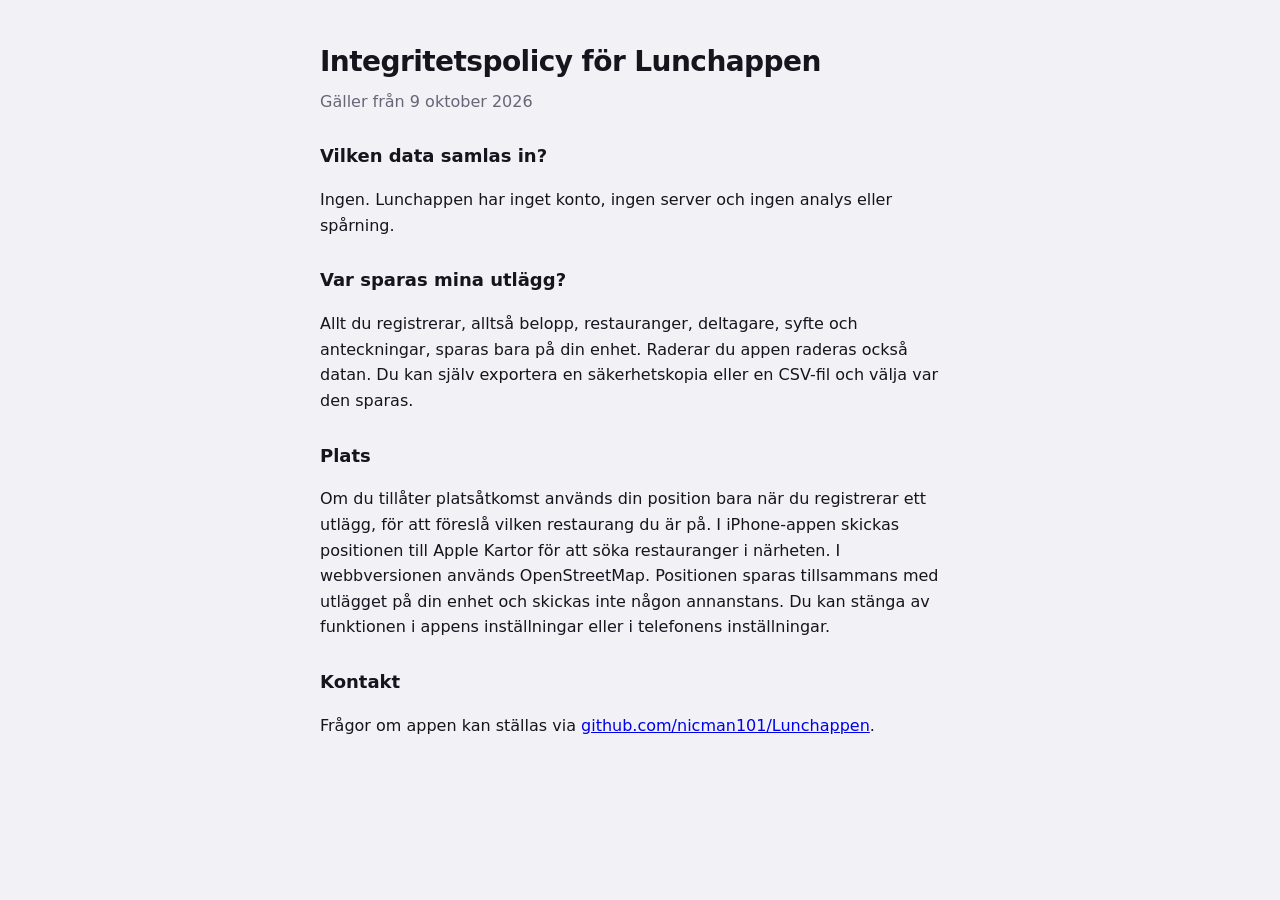
<file: privacy.html>
<!doctype html>
<html lang="sv">
<head>
<meta charset="utf-8">
<meta name="viewport" content="width=device-width,initial-scale=1">
<title>Integritetspolicy – Lunchappen</title>
<style>
:root{color-scheme:light dark;--bg:#F2F1F5;--fg:#16141D;--muted:#696577}
@media (prefers-color-scheme:dark){:root{--bg:#0E0D13;--fg:#F3F1F8;--muted:#9C97AB}}
body{margin:0;background:var(--bg);color:var(--fg);font:16px/1.6 -apple-system,"Helvetica Neue",system-ui,sans-serif}
main{max-width:640px;margin:0 auto;padding:40px 20px}
h1{font-size:28px;letter-spacing:-.02em;margin:0 0 4px}
p.d{color:var(--muted);margin:0 0 24px}
h2{font-size:18px;margin:28px 0 6px}
</style>
</head>
<body>
<main>
<h1>Integritetspolicy för Lunchappen</h1>
<p class="d">Gäller från 9 oktober 2026</p>
<h2>Vilken data samlas in?</h2>
<p>Ingen. Lunchappen har inget konto, ingen server och ingen analys eller spårning.</p>
<h2>Var sparas mina utlägg?</h2>
<p>Allt du registrerar, alltså belopp, restauranger, deltagare, syfte och anteckningar, sparas bara på din enhet. Raderar du appen raderas också datan. Du kan själv exportera en säkerhetskopia eller en CSV-fil och välja var den sparas.</p>
<h2>Plats</h2>
<p>Om du tillåter platsåtkomst används din position bara när du registrerar ett utlägg, för att föreslå vilken restaurang du är på. I iPhone-appen skickas positionen till Apple Kartor för att söka restauranger i närheten. I webbversionen används OpenStreetMap. Positionen sparas tillsammans med utlägget på din enhet och skickas inte någon annanstans. Du kan stänga av funktionen i appens inställningar eller i telefonens inställningar.</p>
<h2>Kontakt</h2>
<p>Frågor om appen kan ställas via <a href="https://github.com/nicman101/Lunchappen/issues">github.com/nicman101/Lunchappen</a>.</p>
</main>
</body>
</html>
</file>
<file: ios/Lunchappen/Web/fonts/fonts.css>
@font-face {
  font-family: 'Bricolage Grotesque';
  font-style: normal;
  font-weight: 500 800;
  font-stretch: 100%;
  font-display: swap;
  src: url(BricolageGrotesque-500-800-latin-ext.woff2) format('woff2');
  unicode-range: U+0100-02BA, U+02BD-02C5, U+02C7-02CC, U+02CE-02D7, U+02DD-02FF, U+0304, U+0308, U+0329, U+1D00-1DBF, U+1E00-1E9F, U+1EF2-1EFF, U+2020, U+20A0-20AB, U+20AD-20C4, U+2113, U+2C60-2C7F, U+A720-A7FF;
}
@font-face {
  font-family: 'Bricolage Grotesque';
  font-style: normal;
  font-weight: 500 800;
  font-stretch: 100%;
  font-display: swap;
  src: url(BricolageGrotesque-500-800-latin.woff2) format('woff2');
  unicode-range: U+0000-00FF, U+0131, U+0152-0153, U+02BB-02BC, U+02C6, U+02DA, U+02DC, U+0304, U+0308, U+0329, U+2000-206F, U+20AC, U+2122, U+2191, U+2193, U+2212, U+2215, U+FEFF, U+FFFD;
}
@font-face {
  font-family: 'Figtree';
  font-style: normal;
  font-weight: 400;
  font-display: swap;
  src: url(Figtree-400-latin-ext.woff2) format('woff2');
  unicode-range: U+0100-02BA, U+02BD-02C5, U+02C7-02CC, U+02CE-02D7, U+02DD-02FF, U+0304, U+0308, U+0329, U+1D00-1DBF, U+1E00-1E9F, U+1EF2-1EFF, U+2020, U+20A0-20AB, U+20AD-20C4, U+2113, U+2C60-2C7F, U+A720-A7FF;
}
@font-face {
  font-family: 'Figtree';
  font-style: normal;
  font-weight: 400;
  font-display: swap;
  src: url(Figtree-400-latin.woff2) format('woff2');
  unicode-range: U+0000-00FF, U+0131, U+0152-0153, U+02BB-02BC, U+02C6, U+02DA, U+02DC, U+0304, U+0308, U+0329, U+2000-206F, U+20AC, U+2122, U+2191, U+2193, U+2212, U+2215, U+FEFF, U+FFFD;
}
@font-face {
  font-family: 'Figtree';
  font-style: normal;
  font-weight: 500;
  font-display: swap;
  src: url(Figtree-500-latin-ext.woff2) format('woff2');
  unicode-range: U+0100-02BA, U+02BD-02C5, U+02C7-02CC, U+02CE-02D7, U+02DD-02FF, U+0304, U+0308, U+0329, U+1D00-1DBF, U+1E00-1E9F, U+1EF2-1EFF, U+2020, U+20A0-20AB, U+20AD-20C4, U+2113, U+2C60-2C7F, U+A720-A7FF;
}
@font-face {
  font-family: 'Figtree';
  font-style: normal;
  font-weight: 500;
  font-display: swap;
  src: url(Figtree-500-latin.woff2) format('woff2');
  unicode-range: U+0000-00FF, U+0131, U+0152-0153, U+02BB-02BC, U+02C6, U+02DA, U+02DC, U+0304, U+0308, U+0329, U+2000-206F, U+20AC, U+2122, U+2191, U+2193, U+2212, U+2215, U+FEFF, U+FFFD;
}
@font-face {
  font-family: 'Figtree';
  font-style: normal;
  font-weight: 600;
  font-display: swap;
  src: url(Figtree-600-latin-ext.woff2) format('woff2');
  unicode-range: U+0100-02BA, U+02BD-02C5, U+02C7-02CC, U+02CE-02D7, U+02DD-02FF, U+0304, U+0308, U+0329, U+1D00-1DBF, U+1E00-1E9F, U+1EF2-1EFF, U+2020, U+20A0-20AB, U+20AD-20C4, U+2113, U+2C60-2C7F, U+A720-A7FF;
}
@font-face {
  font-family: 'Figtree';
  font-style: normal;
  font-weight: 600;
  font-display: swap;
  src: url(Figtree-600-latin.woff2) format('woff2');
  unicode-range: U+0000-00FF, U+0131, U+0152-0153, U+02BB-02BC, U+02C6, U+02DA, U+02DC, U+0304, U+0308, U+0329, U+2000-206F, U+20AC, U+2122, U+2191, U+2193, U+2212, U+2215, U+FEFF, U+FFFD;
}
@font-face {
  font-family: 'Figtree';
  font-style: normal;
  font-weight: 700;
  font-display: swap;
  src: url(Figtree-700-latin-ext.woff2) format('woff2');
  unicode-range: U+0100-02BA, U+02BD-02C5, U+02C7-02CC, U+02CE-02D7, U+02DD-02FF, U+0304, U+0308, U+0329, U+1D00-1DBF, U+1E00-1E9F, U+1EF2-1EFF, U+2020, U+20A0-20AB, U+20AD-20C4, U+2113, U+2C60-2C7F, U+A720-A7FF;
}
@font-face {
  font-family: 'Figtree';
  font-style: normal;
  font-weight: 700;
  font-display: swap;
  src: url(Figtree-700-latin.woff2) format('woff2');
  unicode-range: U+0000-00FF, U+0131, U+0152-0153, U+02BB-02BC, U+02C6, U+02DA, U+02DC, U+0304, U+0308, U+0329, U+2000-206F, U+20AC, U+2122, U+2191, U+2193, U+2212, U+2215, U+FEFF, U+FFFD;
}
</file>
